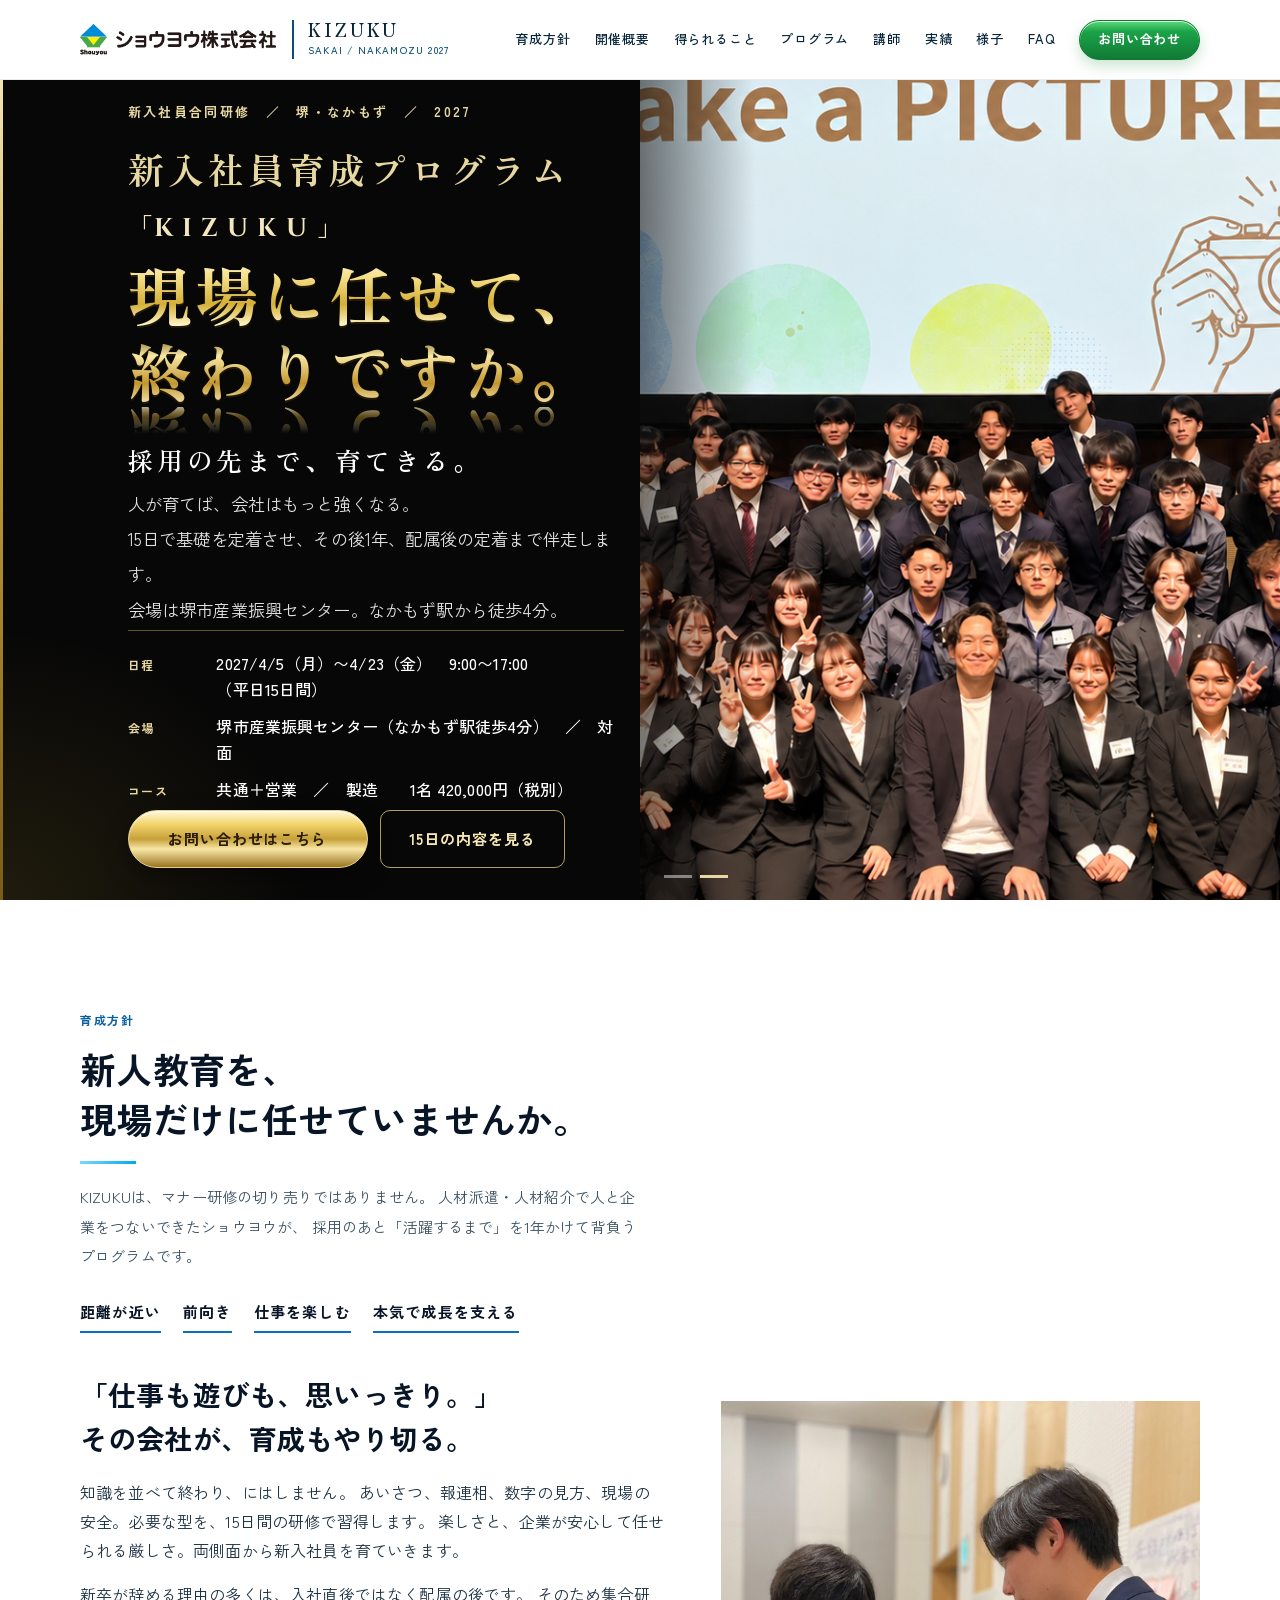
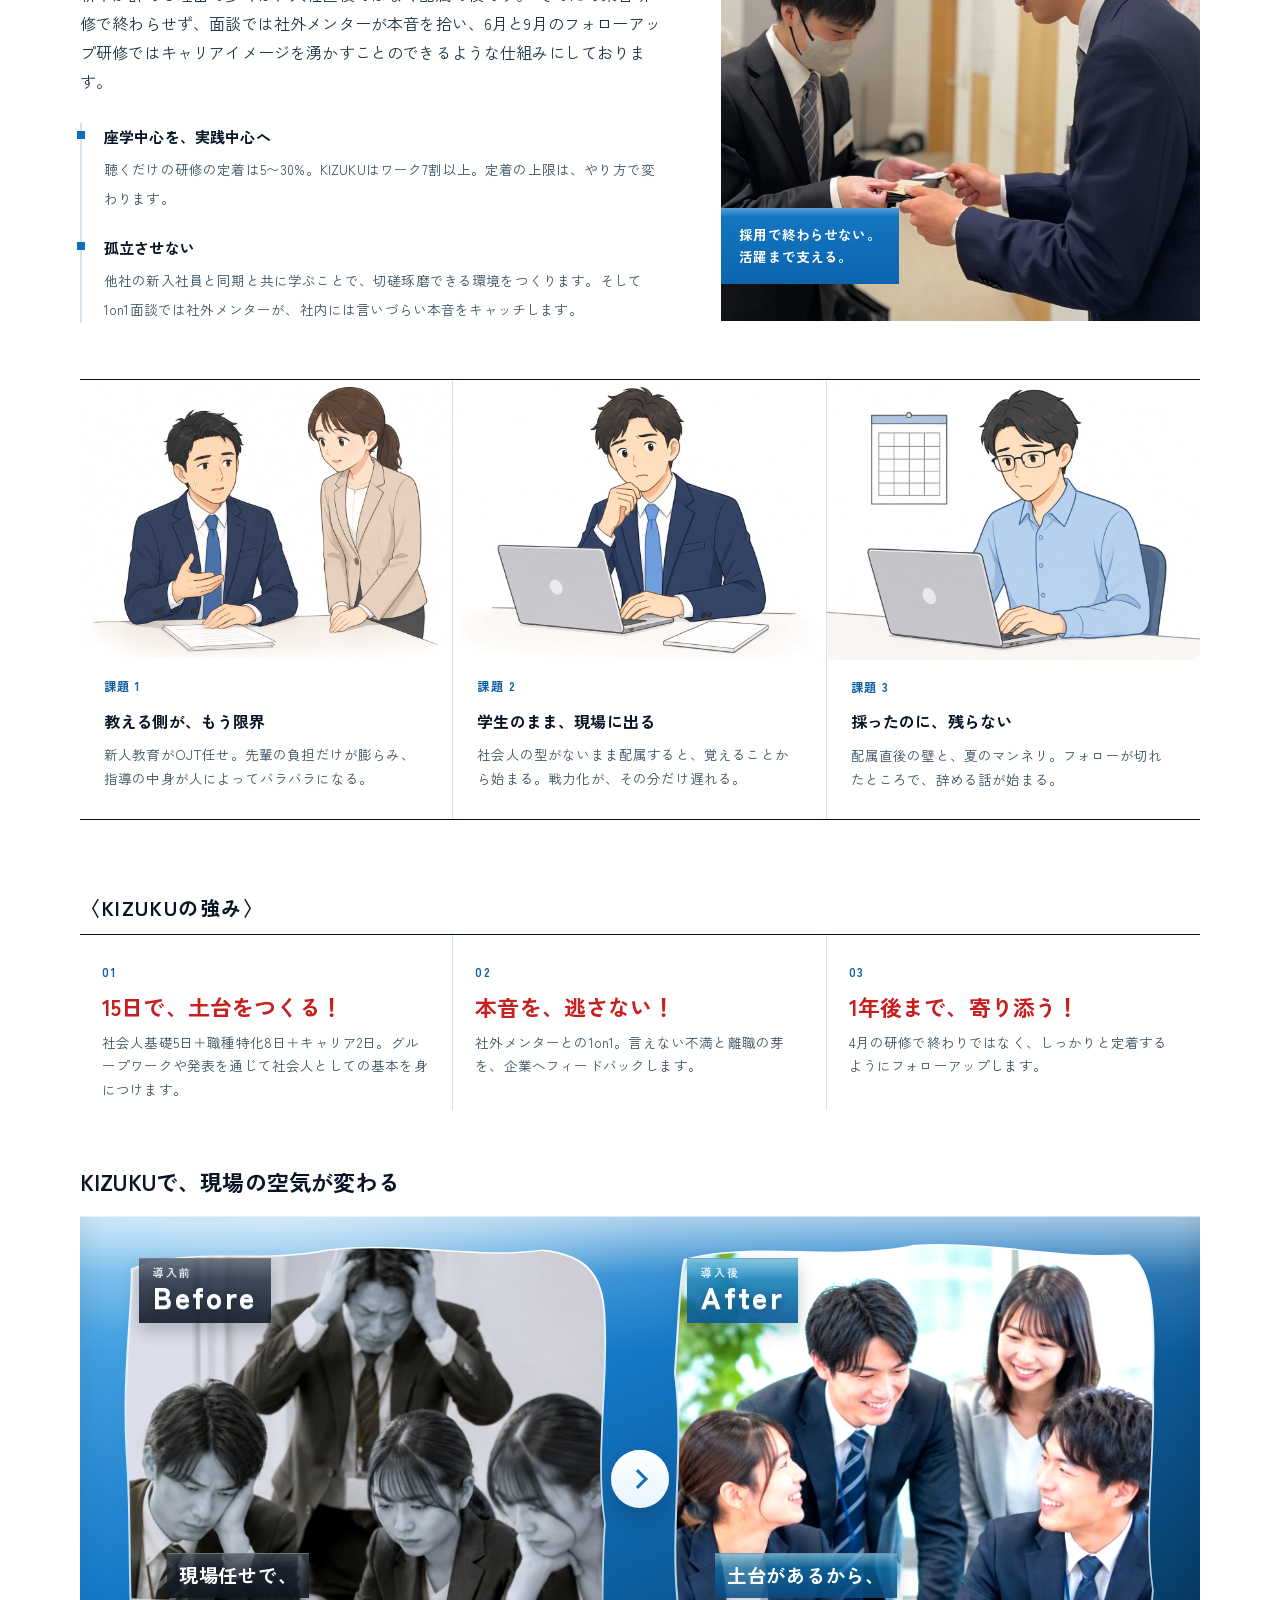
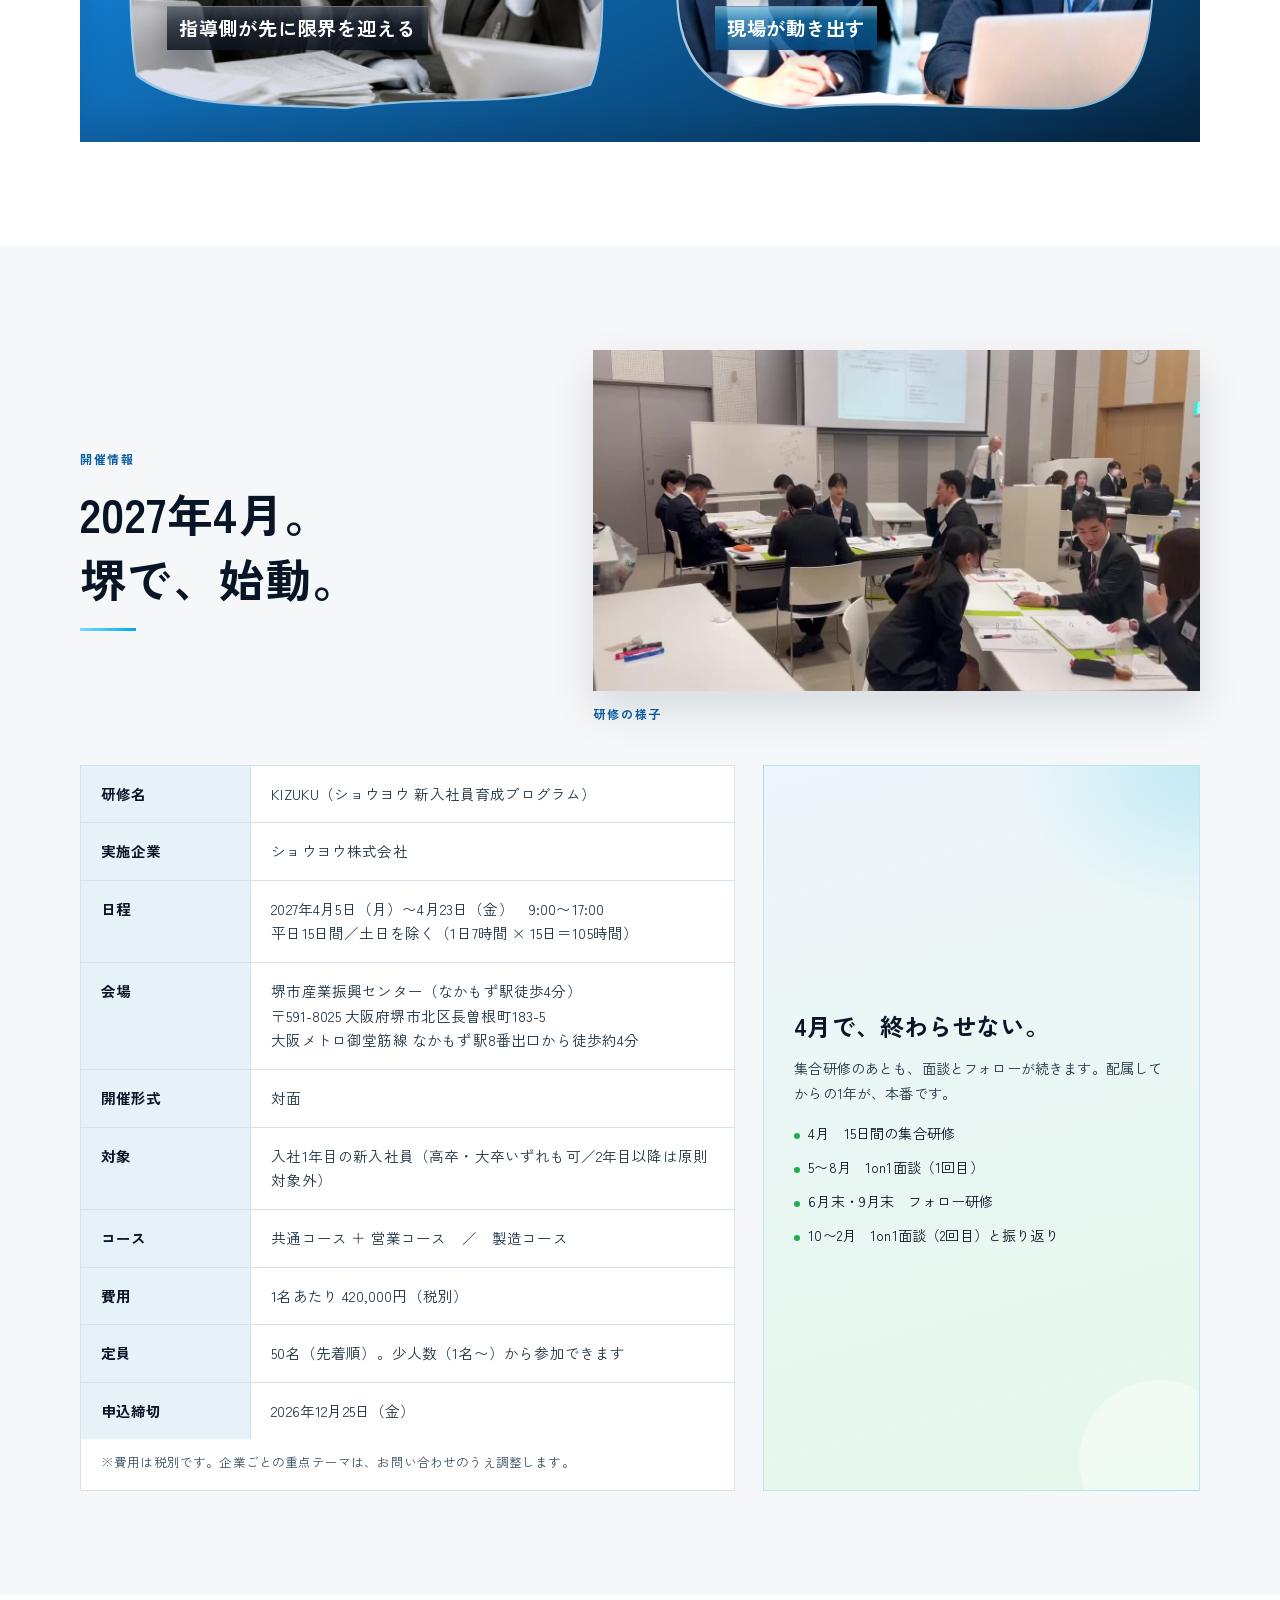
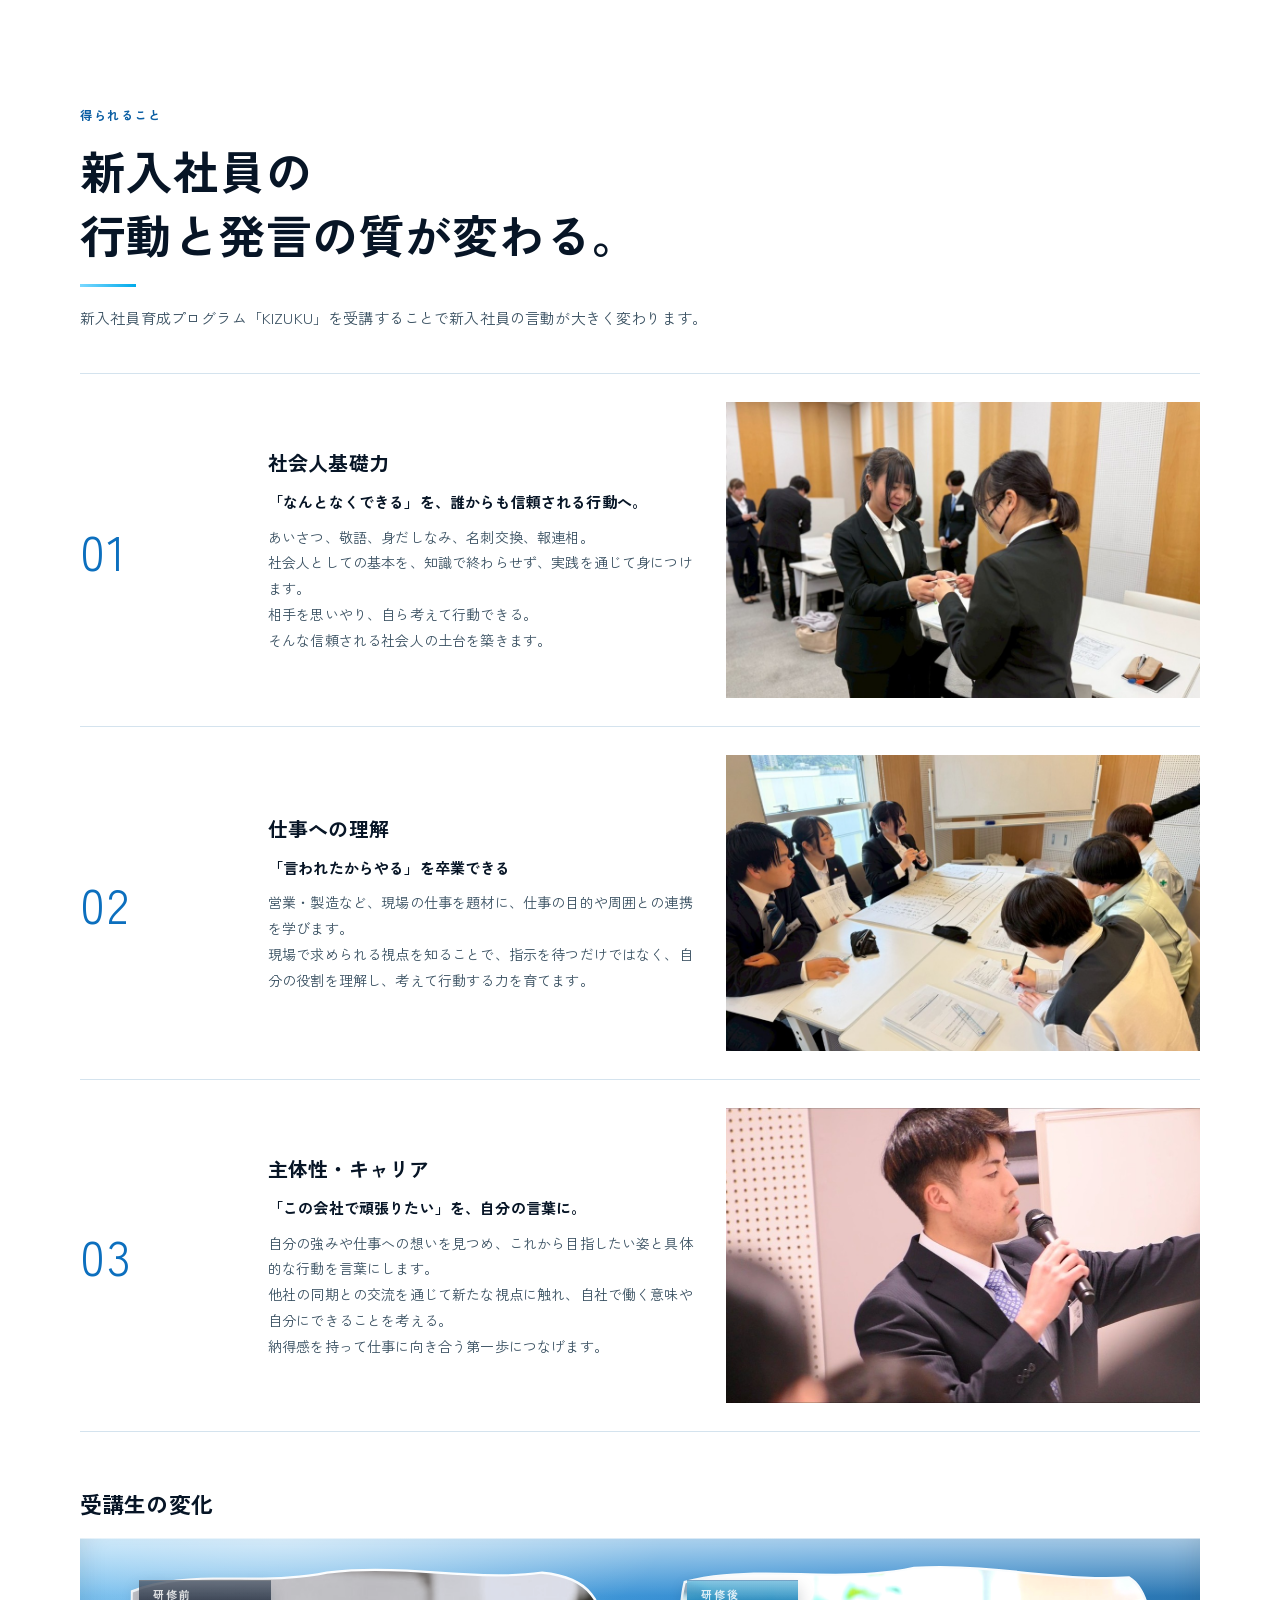
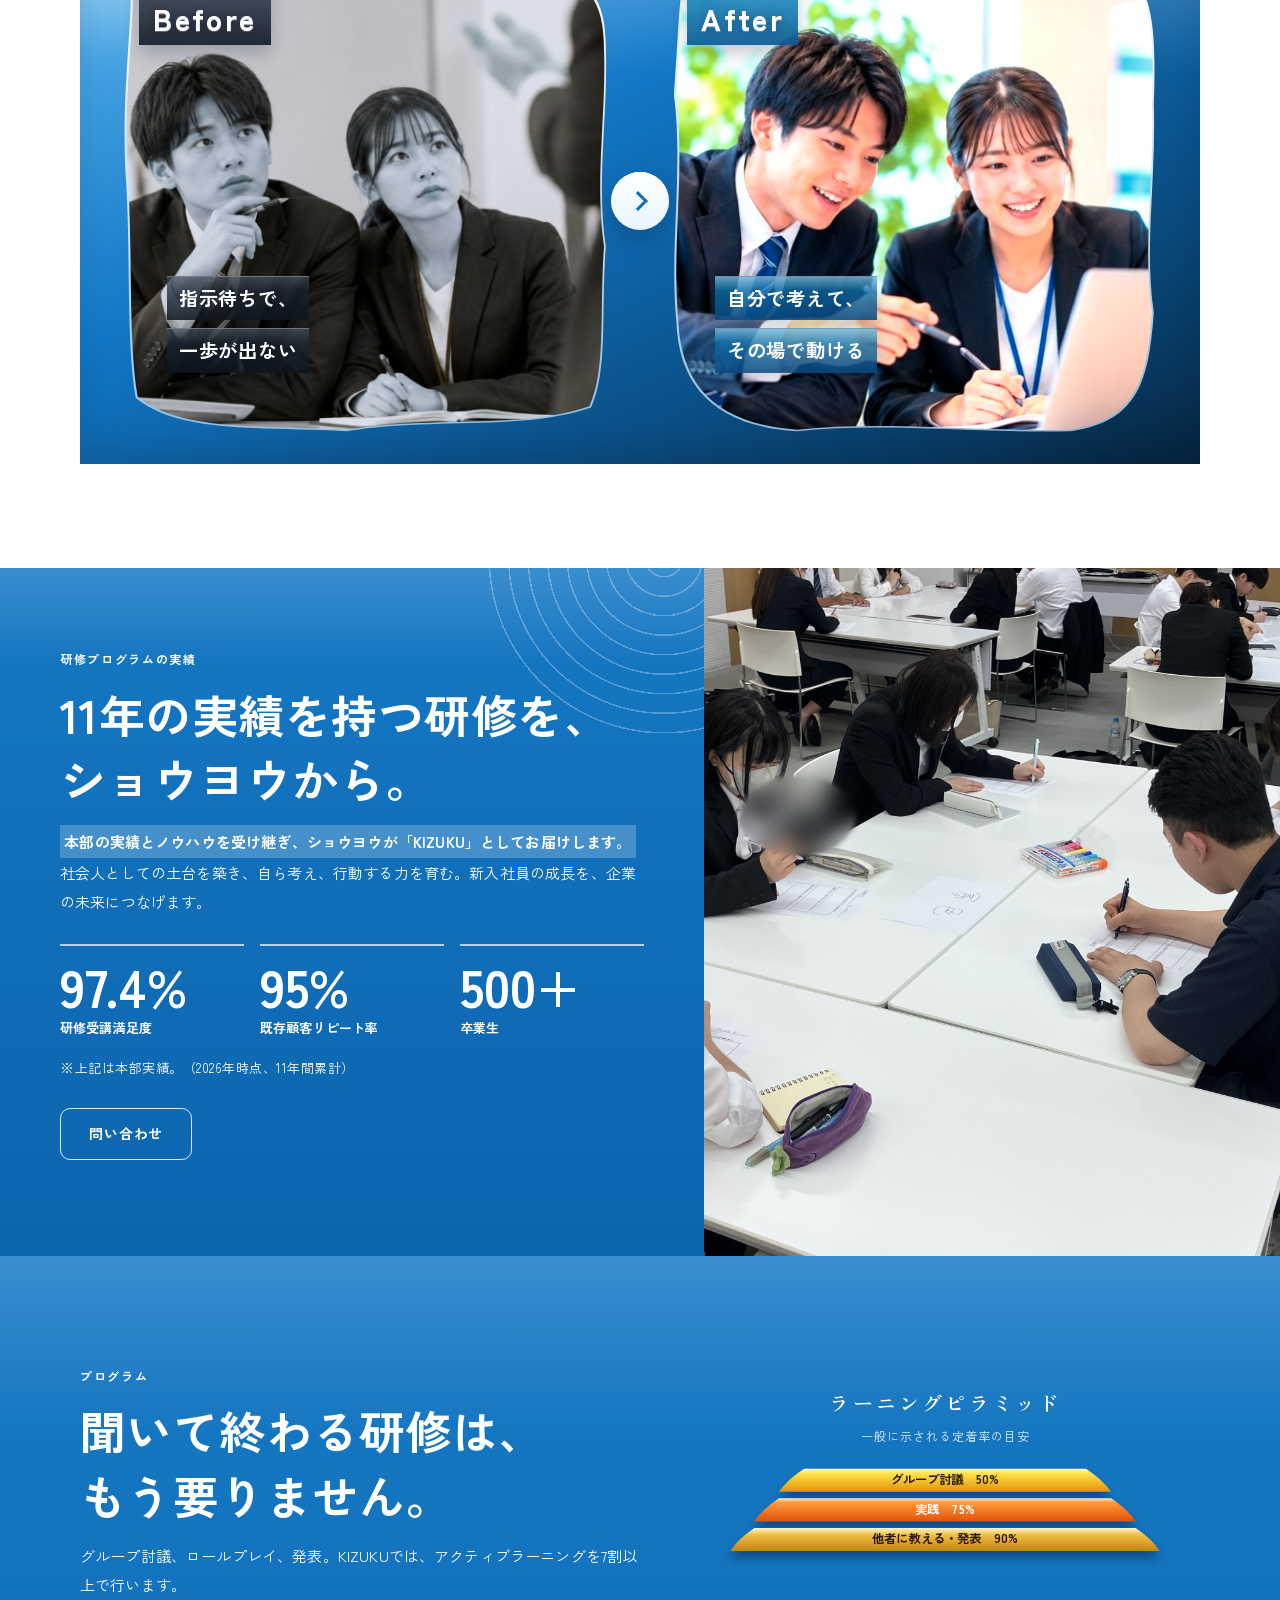
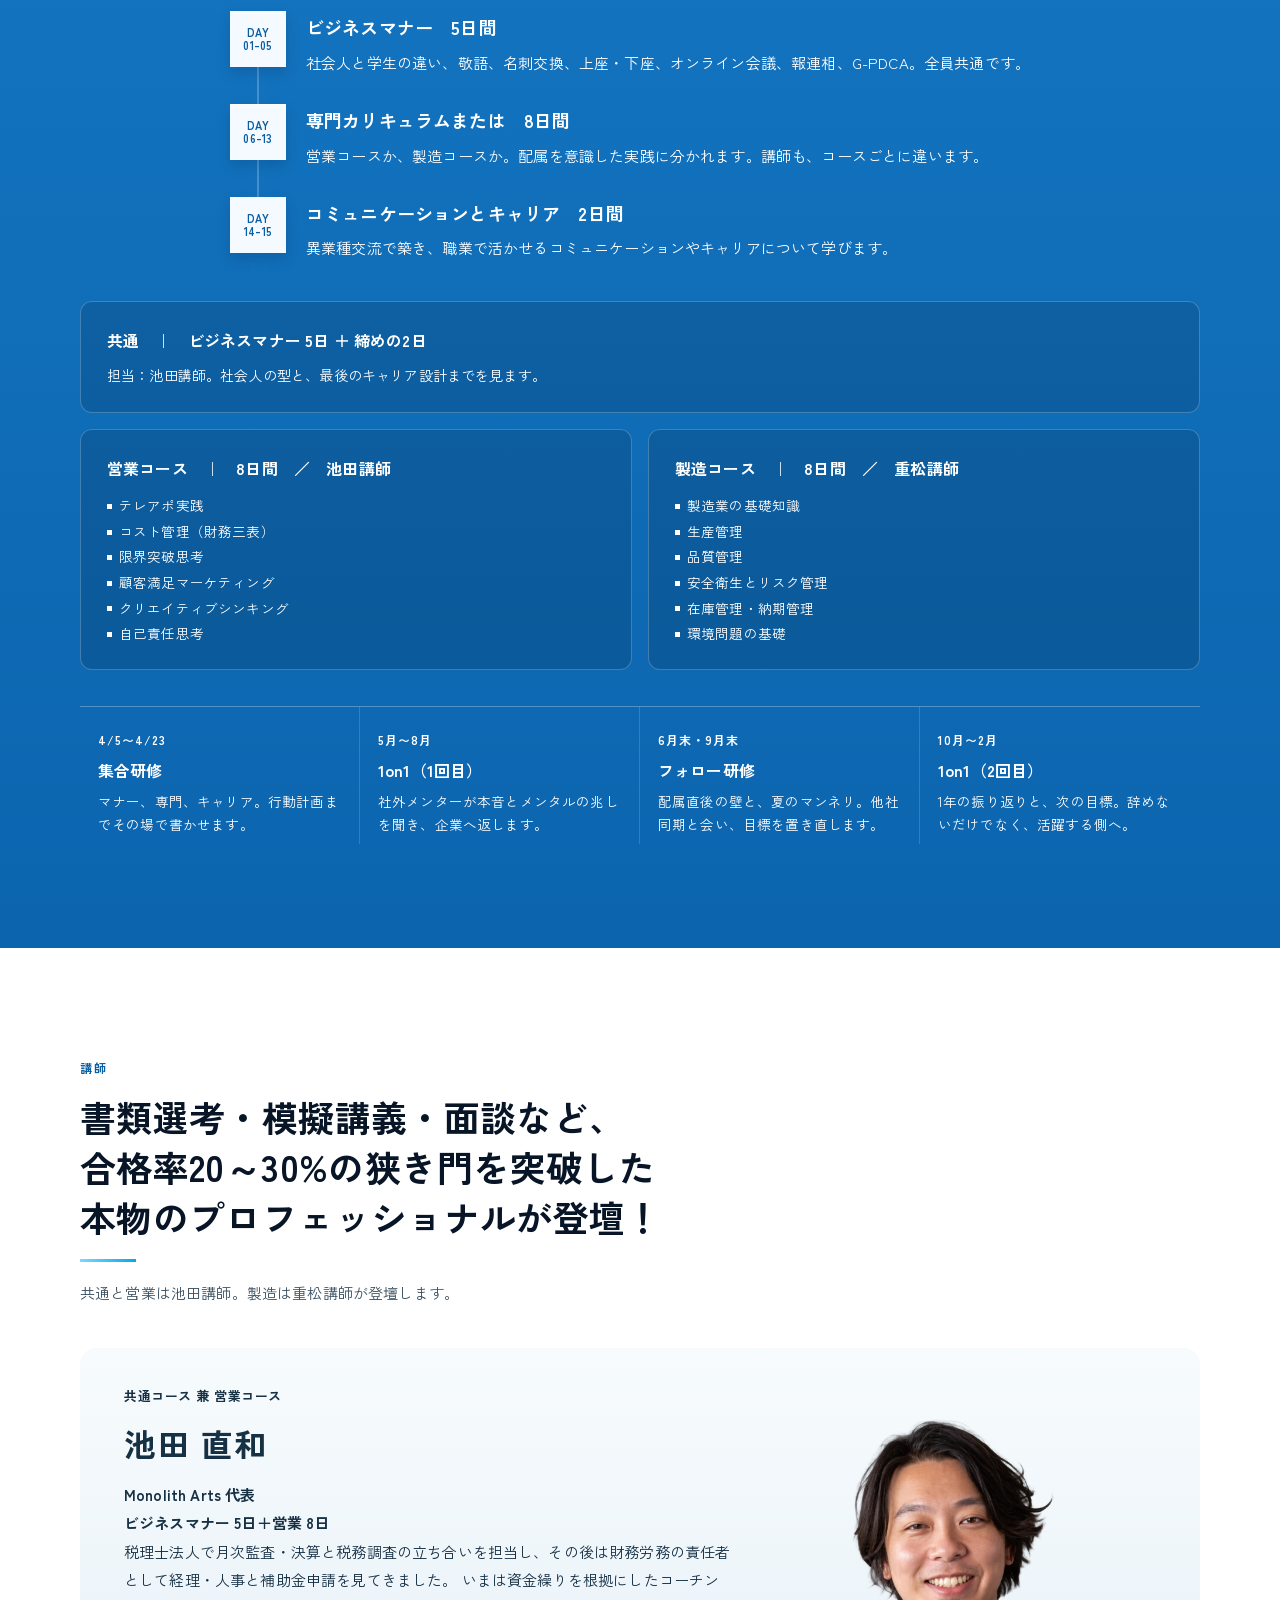
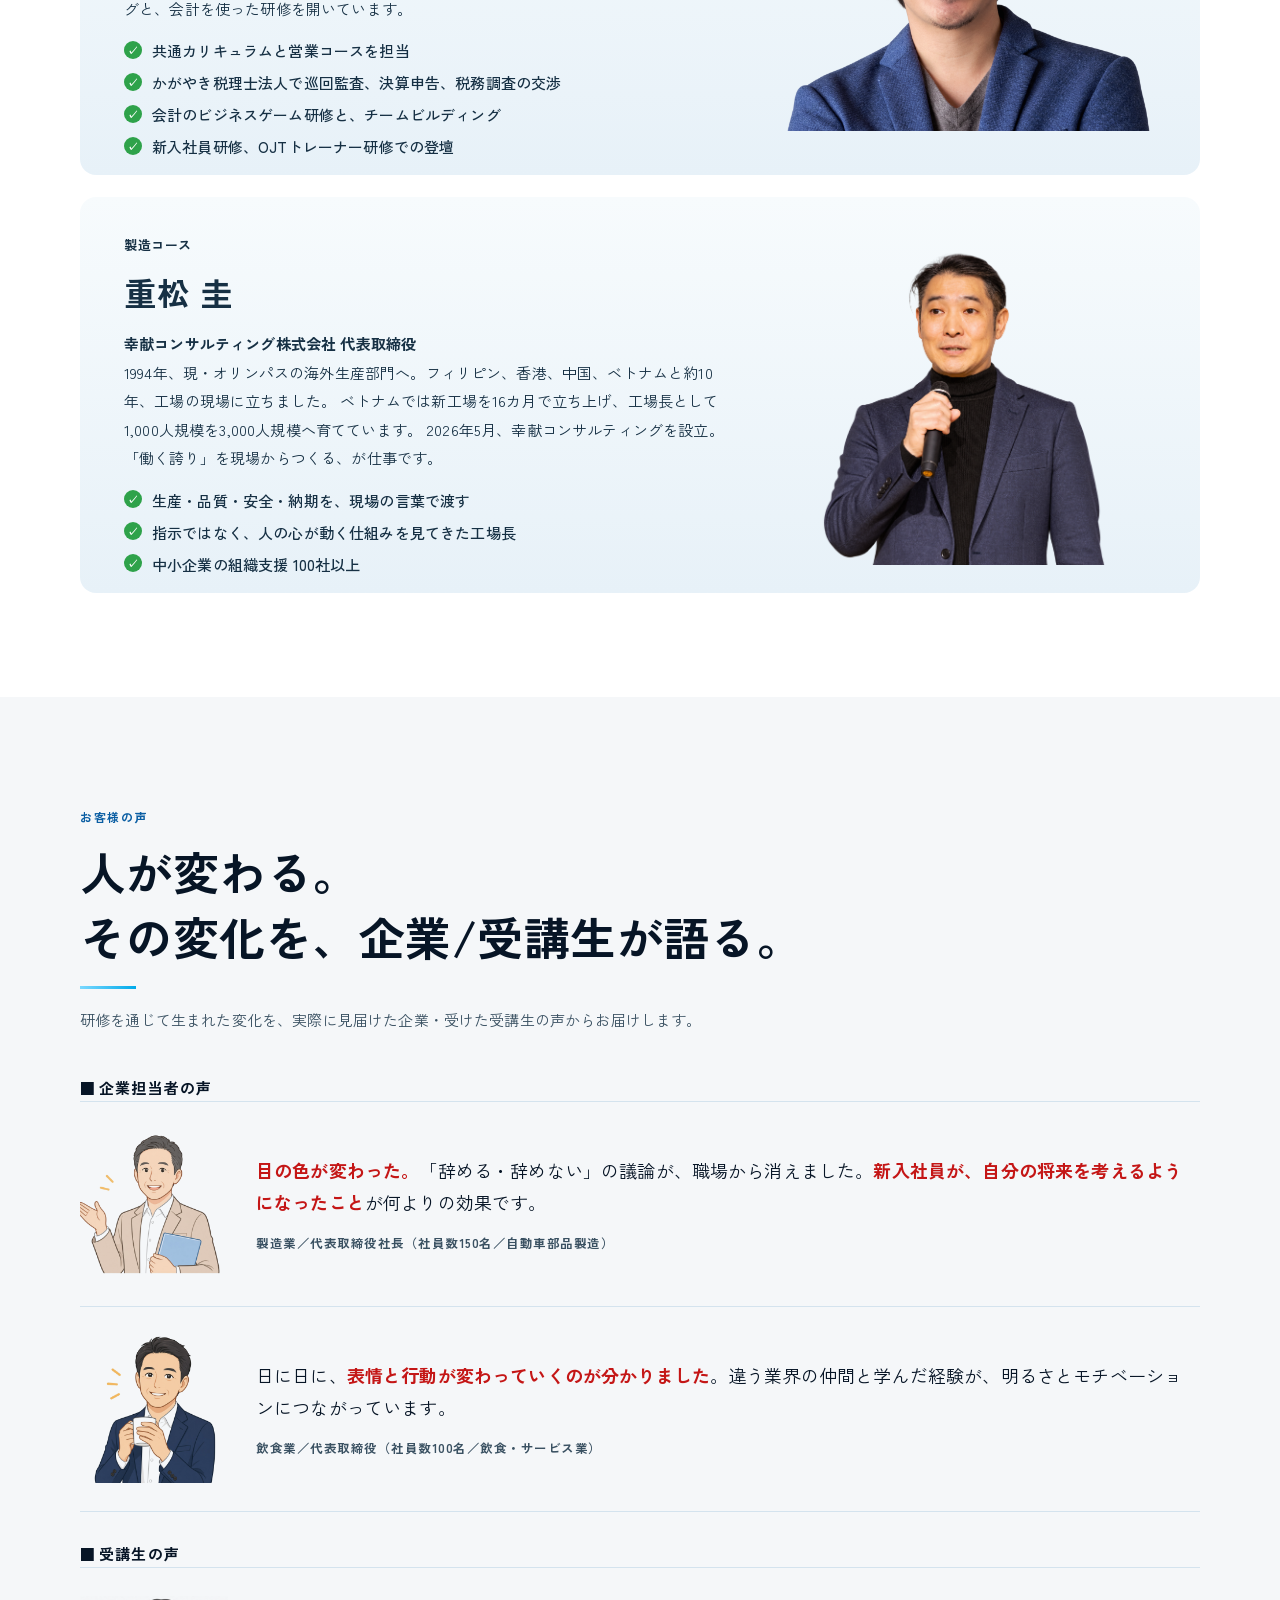
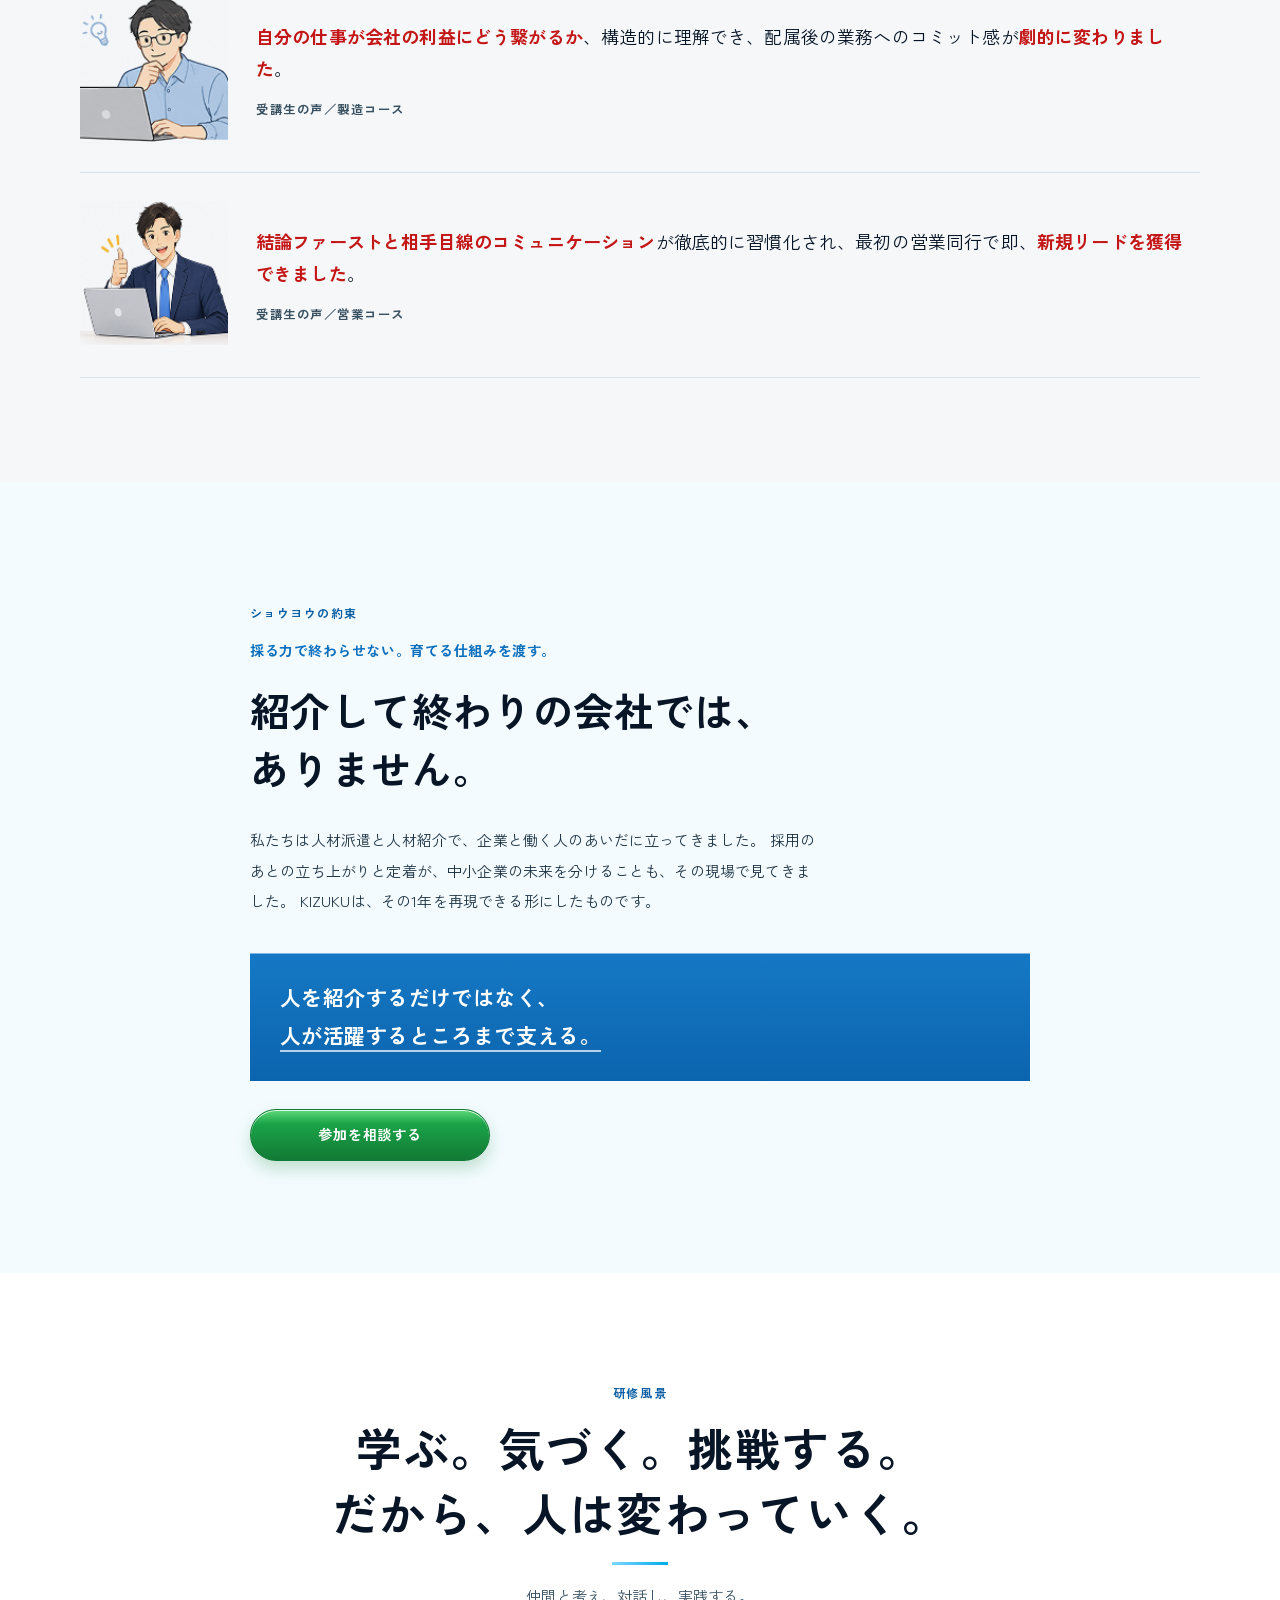
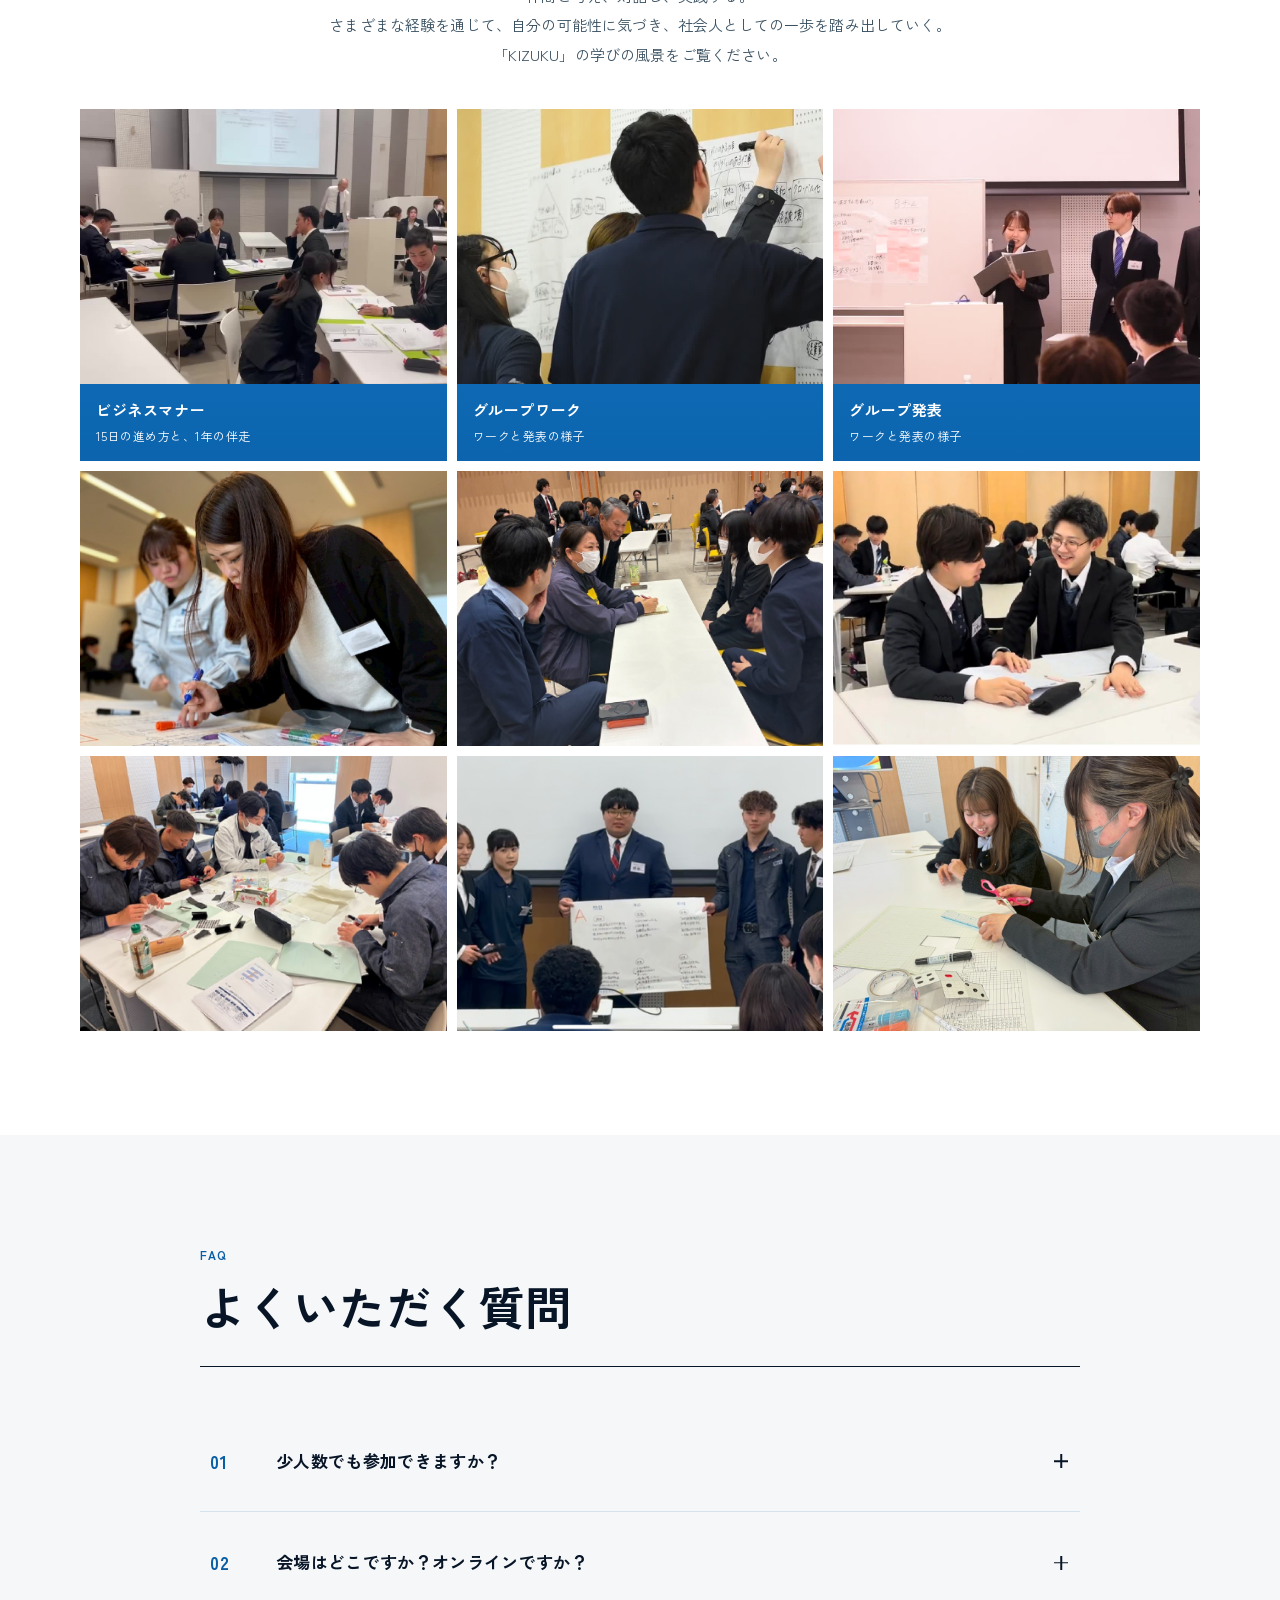
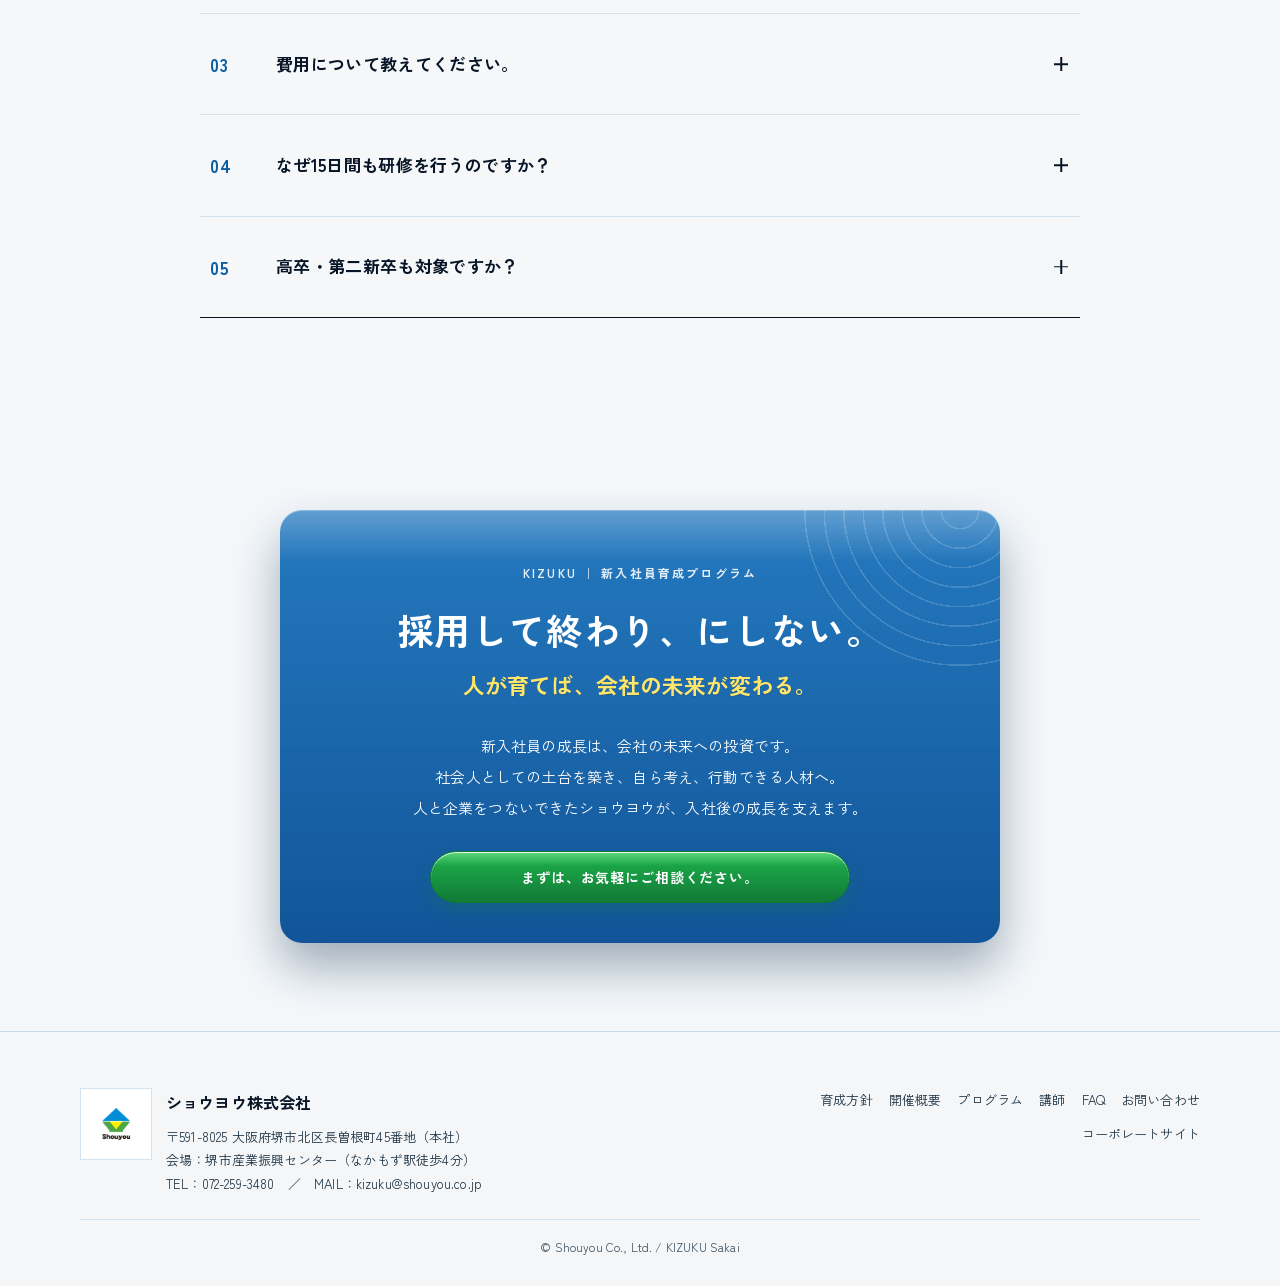
<file: index.html>
<!DOCTYPE html>
<html lang="ja">
<head>
  <meta charset="UTF-8">
  <meta name="viewport" content="width=device-width, initial-scale=1.0">
  <title>KIZUKU｜ショウヨウの新入社員育成プログラム【堺・なかもず】</title>
  <meta name="description" content="採って終わりにしない。15日間の集合研修と1年間の伴走で、新卒を現場で動ける人材にする。ショウヨウの新入社員育成プログラムKIZUKU。2027年4月、堺市産業振興センター（なかもず駅徒歩4分）。">
  <meta property="og:title" content="KIZUKU｜ショウヨウの新入社員育成プログラム">
  <meta property="og:description" content="人が育てば、会社はもっと強くなる。堺・なかもずから始まる、1年間の新入社員育成。">
  <meta property="og:type" content="website">
  <meta property="og:locale" content="ja_JP">
  <link rel="preconnect" href="https://fonts.googleapis.com">
  <link rel="preconnect" href="https://fonts.gstatic.com" crossorigin>
  <link href="https://fonts.googleapis.com/css2?family=Cinzel:wght@600;700&family=IBM+Plex+Sans+JP:wght@400;500;600;700&family=Zen+Kaku+Gothic+New:wght@500;700&family=Zen+Old+Mincho:wght@500;600;700;900&display=swap" rel="stylesheet">
  <link rel="stylesheet" href="css/style.css">
</head>
<body>
  <header class="header" id="header">
    <div class="wrap header__in">
      <a class="logo" href="#top">
        <img src="assets/logo/shouyou-logo.png" width="138" height="44" alt="ショウヨウ株式会社">
        <span class="logo__k">
          <b>KIZUKU</b>
          <span>SAKAI / NAKAMOZU 2027</span>
        </span>
      </a>
      <nav class="nav" aria-label="メインメニュー">
        <a href="#why">育成方針</a>
        <a href="#overview">開催概要</a>
        <a href="#benefits">得られること</a>
        <a href="#program">プログラム</a>
        <a href="#instructor">講師</a>
        <a href="#voices">実績</a>
        <a href="#gallery">様子</a>
        <a href="#faq">FAQ</a>
        <a class="nav__cta" href="contact.html">お問い合わせ</a>
      </nav>
    </div>
  </header>

  <main id="top">
    <section class="hero" aria-label="ファーストビュー">
      <div class="hero__pane fade">
        <p class="hero__mark">新入社員合同研修　／　堺・なかもず　／　2027</p>
        <p class="hero__program">新入社員育成プログラム</p>
        <p class="hero__brand">「<span>KIZUKU</span>」</p>
        <h1 class="hero__catch">
          <span class="hero__gold">現場に任せて、<br>終わりですか。</span>
          <span class="hero__reflect" aria-hidden="true">
            <span class="hero__gold hero__gold--mirror">終わりですか。</span>
          </span>
        </h1>
        <p class="hero__sub">採用の先まで、育てきる。</p>
        <p class="hero__lead">
          人が育てば、会社はもっと強くなる。<br>
          15日で基礎を定着させ、その後1年、配属後の定着まで伴走します。<br>
          会場は堺市産業振興センター。なかもず駅から徒歩4分。
        </p>
        <dl class="hero__facts">
          <div><dt>日程</dt><dd>2027/4/5（月）〜4/23（金）　9:00〜17:00<span class="nowrap">（平日15日間）</span></dd></div>
          <div><dt>会場</dt><dd>堺市産業振興センター（なかもず駅徒歩4分）　／　対面</dd></div>
          <div><dt>コース</dt><dd>共通＋営業　／　製造　　1名 420,000円（税別）</dd></div>
        </dl>
        <div class="hero__acts">
          <a class="btn btn--gold btn--wide" href="contact.html">お問い合わせはこちら</a>
          <a class="btn btn--gold-ghost" href="#program">15日の内容を見る</a>
        </div>
      </div>
      <div class="hero__shot">
        <div class="hero__slides">
          <img class="is-on" src="assets/gallery/hero-room.jpg" alt="研修会場でワークに取り組む新入社員" width="1200" height="900">
          <img src="assets/gallery/hero-group.jpg" alt="研修の集合写真" width="1200" height="900">
        </div>
        <div class="hero__shot-veil" aria-hidden="true"></div>
        <div class="hero__dots" role="tablist" aria-label="写真の切り替え">
          <button class="hero__dot is-on" type="button" aria-label="研修会場"></button>
          <button class="hero__dot" type="button" aria-label="集合写真"></button>
        </div>
      </div>
    </section>

    <section class="sec" id="why">
      <div class="wrap">
        <div class="head fade">
          <p class="kicker">育成方針</p>
          <h2 class="ttl ttl--display">新人教育を、<br><span class="nowrap">現場だけに任せていませんか。</span></h2>
          <hr class="rule">
          <p class="desc" style="margin-top:18px">
            KIZUKUは、マナー研修の切り売りではありません。
            人材派遣・人材紹介で人と企業をつないできたショウヨウが、
            採用のあと「活躍するまで」を1年かけて背負うプログラムです。
          </p>
          <ul class="traits fade" aria-label="ショウヨウらしさ">
            <li>距離が近い</li>
            <li>前向き</li>
            <li>仕事を楽しむ</li>
            <li>本気で成長を支える</li>
          </ul>
        </div>

        <div class="why fade">
          <div class="why__text">
            <h3>「仕事も遊びも、思いっきり。」<br>その会社が、育成もやり切る。</h3>
            <p>
              知識を並べて終わり、にはしません。
              あいさつ、報連相、数字の見方、現場の安全。必要な型を、15日間の研修で習得します。
              楽しさと、企業が安心して任せられる厳しさ。両側面から新入社員を育ていきます。
            </p>
            <p>
              新卒が辞める理由の多くは、入社直後ではなく配属の後です。
              そのため集合研修で終わらせず、面談では社外メンターが本音を拾い、6月と9月のフォローアップ研修ではキャリアイメージを湧かすことのできるような仕組みにしております。
            </p>
            <ul class="rail">
              <li>
                <strong>座学中心を、実践中心へ</strong>
                <span>聴くだけの研修の定着は5〜30%。KIZUKUはワーク7割以上。定着の上限は、やり方で変わります。</span>
              </li>
              <li>
                <strong>孤立させない</strong>
                <span>他社の新入社員と同期と共に学ぶことで、切磋琢磨できる環境をつくります。そして1on1面談では社外メンターが、社内には言いづらい本音をキャッチします。</span>
              </li>
            </ul>
          </div>
          <div class="why__visual">
            <img src="assets/gallery/why-cards.jpg" alt="名刺を交わし合う受講生" width="1024" height="768">
            <p class="why__caption">採用で終わらせない。<br>活躍まで支える。</p>
          </div>
        </div>

        <div class="issues fade">
          <article>
            <figure class="issues__illust">
              <img src="assets/img/issue-1.jpg" alt="指導に追われ限界を迎える先輩社員" width="1024" height="768">
            </figure>
            <em>課題 1</em>
            <h4>教える側が、もう限界</h4>
            <p>新人教育がOJT任せ。先輩の負担だけが膨らみ、指導の中身が人によってバラバラになる。</p>
          </article>
          <article>
            <figure class="issues__illust">
              <img src="assets/img/issue-2.jpg" alt="社会人の型がないまま現場に立つ新卒" width="1024" height="768">
            </figure>
            <em>課題 2</em>
            <h4>学生のまま、現場に出る</h4>
            <p>社会人の型がないまま配属すると、覚えることから始まる。戦力化が、その分だけ遅れる。</p>
          </article>
          <article>
            <figure class="issues__illust">
              <img src="assets/img/issue-3.jpg" alt="フォローが切れ離職が進む空席" width="1024" height="768">
            </figure>
            <em>課題 3</em>
            <h4>採ったのに、残らない</h4>
            <p>配属直後の壁と、夏のマンネリ。フォローが切れたところで、辞める話が始まる。</p>
          </article>
        </div>

        <p class="powers__label fade">〈KIZUKUの強み〉</p>
        <div class="powers fade">
          <article>
            <em>01</em>
            <h3>15日で、土台をつくる！</h3>
            <p>社会人基礎5日＋職種特化8日＋キャリア2日。グループワークや発表を通じて社会人としての基本を身につけます。</p>
          </article>
          <article>
            <em>02</em>
            <h3>本音を、逃さない！</h3>
            <p>社外メンターとの1on1。言えない不満と離職の芽を、企業へフィードバックします。</p>
          </article>
          <article>
            <em>03</em>
            <h3>1年後まで、寄り添う！</h3>
            <p>4月の研修で終わりではなく、しっかりと定着するようにフォローアップします。</p>
          </article>
        </div>

        <div class="vbanner vbanner--compare fade">
          <svg class="vbanner__defs" aria-hidden="true" focusable="false">
            <defs>
              <mask id="vb-brush-a" maskContentUnits="objectBoundingBox">
                <path fill="white" d="M.02.06 C.14.01.28.05.42.02 C.58.0.72.04.86.02 C.96.03.99.08.99.18 C.995.32.97.46.99.6 C.98.74.995.86.96.94 C.82.99.64.96.46.99 C.28.98.12.995.03.92 C.01.8.02.62.01.46 C.0.3.02.16.02.06Z"/>
              </mask>
              <mask id="vb-brush-b" maskContentUnits="objectBoundingBox">
                <path fill="white" d="M.03.04 C.18.0.34.045.5.01 C.66.0.8.04.94.03 C.99.06.995.16.99.3 C.995.46.97.6.99.74 C.98.88.96.97.82.99 C.64.995.44.97.26.99 C.1.98.02.9.015.76 C.0.6.03.44.01.28 C.02.14.02.08.03.04Z"/>
              </mask>
            </defs>
          </svg>
          <div class="vbanner__head">
            <h3>KIZUKUで、現場の空気が変わる</h3>
          </div>
          <div class="vbanner__split">
            <figure class="vbanner__pane vbanner__pane--before">
              <div class="vbanner__frame">
                <span class="vbanner__paint" aria-hidden="true"></span>
                <img src="assets/img/vbanner-before.jpg" alt="現場任せで指導側が限界を迎える様子" width="507" height="682">
                <p class="vbanner__index"><span>導入前</span><b>Before</b></p>
                <figcaption>
                  <span>現場任せで、</span>
                  <span>指導側が先に限界を迎える</span>
                </figcaption>
              </div>
            </figure>
            <div class="vbanner__arrow" aria-hidden="true"><span></span></div>
            <figure class="vbanner__pane vbanner__pane--after">
              <div class="vbanner__frame">
                <span class="vbanner__paint" aria-hidden="true"></span>
                <img src="assets/img/vbanner-after.jpg" alt="土台があり現場が動き出す様子" width="507" height="682">
                <p class="vbanner__index"><span>導入後</span><b>After</b></p>
                <figcaption>
                  <span>土台があるから、</span>
                  <span>現場が動き出す</span>
                </figcaption>
              </div>
            </figure>
          </div>
        </div>
      </div>
    </section>

    <section class="sec sec--smoke" id="overview">
      <div class="wrap">
        <div class="overview-lead fade">
          <div class="head">
            <p class="kicker">開催情報</p>
            <h2 class="ttl ttl--display">2027年4月。<br>堺で、始動。</h2>
            <hr class="rule">
          </div>
          <figure class="overview-film">
            <div class="overview-film__frame">
              <img class="overview-film__still" src="assets/video/training-scene.jpg" alt="机を囲んで学ぶ受講生" width="1280" height="720">
              <video class="overview-film__video" autoplay muted loop playsinline preload="auto" poster="assets/video/training-scene.jpg">
                <source src="assets/video/training-scene.mp4" type="video/mp4">
              </video>
            </div>
            <figcaption>研修の様子</figcaption>
          </figure>
        </div>
        <div class="overview fade">
          <div class="sheet">
            <table>
              <tbody>
                <tr><th scope="row">研修名</th><td>KIZUKU（ショウヨウ 新入社員育成プログラム）</td></tr>
                <tr><th scope="row">実施企業</th><td>ショウヨウ株式会社</td></tr>
                <tr><th scope="row">日程</th><td>2027年4月5日（月）〜4月23日（金）　9:00〜17:00<br>平日15日間／土日を除く（1日7時間 × 15日＝105時間）</td></tr>
                <tr><th scope="row">会場</th><td>堺市産業振興センター（なかもず駅徒歩4分）<br>〒591-8025 大阪府堺市北区長曽根町183-5<br>大阪メトロ御堂筋線 なかもず駅8番出口から徒歩約4分</td></tr>
                <tr><th scope="row">開催形式</th><td>対面</td></tr>
                <tr><th scope="row">対象</th><td>入社1年目の新入社員（高卒・大卒いずれも可／2年目以降は原則対象外）</td></tr>
                <tr><th scope="row">コース</th><td>共通コース ＋ 営業コース　／　製造コース</td></tr>
                <tr><th scope="row">費用</th><td>1名あたり 420,000円（税別）</td></tr>
                <tr><th scope="row">定員</th><td>50名（先着順）。少人数（1名〜）から参加できます</td></tr>
                <tr><th scope="row">申込締切</th><td>2026年12月25日（金）</td></tr>
              </tbody>
            </table>
            <p class="note">※費用は税別です。企業ごとの重点テーマは、お問い合わせのうえ調整します。</p>
          </div>
          <aside class="side">
            <h3>4月で、終わらせない。</h3>
            <p>集合研修のあとも、面談とフォローが続きます。配属してからの1年が、本番です。</p>
            <ul>
              <li>4月　15日間の集合研修</li>
              <li>5〜8月　1on1面談（1回目）</li>
              <li>6月末・9月末　フォロー研修</li>
              <li>10〜2月　1on1面談（2回目）と振り返り</li>
            </ul>
          </aside>
        </div>
      </div>
    </section>

    <section class="sec" id="benefits">
      <div class="wrap">
        <div class="head fade">
          <p class="kicker">得られること</p>
          <h2 class="ttl ttl--display">新入社員の<br>行動と発言の質が変わる。</h2>
          <hr class="rule">
          <p class="desc" style="margin-top:16px">新入社員育成プログラム「KIZUKU」を受講することで新入社員の言動が大きく変わります。</p>
        </div>

        <article class="benefit fade">
          <div class="benefit__no">01</div>
          <div class="benefit__copy">
            <h3>社会人基礎力</h3>
            <p class="benefit__lead">「なんとなくできる」を、誰からも信頼される行動へ。</p>
            <p>あいさつ、敬語、身だしなみ、名刺交換、報連相。<br>社会人としての基本を、知識で終わらせず、実践を通じて身につけます。<br>相手を思いやり、自ら考えて行動できる。<br>そんな信頼される社会人の土台を築きます。</p>
          </div>
          <div class="benefit__pic">
            <img src="assets/gallery/benefit-01.jpg" alt="名刺を交わし合う受講生" width="1024" height="768">
          </div>
        </article>
        <article class="benefit fade">
          <div class="benefit__no">02</div>
          <div class="benefit__copy">
            <h3>仕事への理解</h3>
            <p class="benefit__lead">「言われたからやる」を卒業できる</p>
            <p>営業・製造など、現場の仕事を題材に、仕事の目的や周囲との連携を学びます。<br>現場で求められる視点を知ることで、指示を待つだけではなく、自分の役割を理解し、考えて行動する力を育てます。</p>
          </div>
          <div class="benefit__pic">
            <img src="assets/gallery/benefit-02.jpg" alt="スーツと作業着で同じ机に向かう受講生" width="1024" height="768">
          </div>
        </article>
        <article class="benefit fade">
          <div class="benefit__no">03</div>
          <div class="benefit__copy">
            <h3>主体性・キャリア</h3>
            <p class="benefit__lead">「この会社で頑張りたい」を、自分の言葉に。</p>
            <p>自分の強みや仕事への想いを見つめ、これから目指したい姿と具体的な行動を言葉にします。<br>他社の同期との交流を通じて新たな視点に触れ、自社で働く意味や自分にできることを考える。<br>納得感を持って仕事に向き合う第一歩につなげます。</p>
          </div>
          <div class="benefit__pic">
            <img src="assets/gallery/benefit-03.jpg" alt="マイクを持って発表する受講生" width="1024" height="576">
          </div>
        </article>

        <div class="vbanner vbanner--compare vbanner--trainee fade">
          <div class="vbanner__head">
            <h3>受講生の変化</h3>
          </div>
          <div class="vbanner__split">
            <figure class="vbanner__pane vbanner__pane--before">
              <div class="vbanner__frame">
                <span class="vbanner__paint" aria-hidden="true"></span>
                <img src="assets/img/trainee-before.jpg" alt="指示を待つ新入社員のイメージ" width="508" height="682">
                <p class="vbanner__index"><span>研修前</span><b>Before</b></p>
                <figcaption>
                  <span>指示待ちで、</span>
                  <span>一歩が出ない</span>
                </figcaption>
              </div>
            </figure>
            <div class="vbanner__arrow" aria-hidden="true"><span></span></div>
            <figure class="vbanner__pane vbanner__pane--after">
              <div class="vbanner__frame">
                <span class="vbanner__paint" aria-hidden="true"></span>
                <img src="assets/img/trainee-after.jpg" alt="自分で考えて動ける受講生" width="507" height="682">
                <p class="vbanner__index"><span>研修後</span><b>After</b></p>
                <figcaption>
                  <span>自分で考えて、</span>
                  <span>その場で動ける</span>
                </figcaption>
              </div>
            </figure>
          </div>
        </div>
      </div>
    </section>

    <section class="trust" aria-label="研修プログラムの実績">
      <div class="trust__copy fade">
        <p class="kicker">研修プログラムの実績</p>
        <h2 class="ttl ttl--display">11年の実績を持つ研修を、<br>ショウヨウから。</h2>
        <p class="desc">
          <strong>本部の実績とノウハウを受け継ぎ、ショウヨウが「KIZUKU」としてお届けします。</strong><br>
          社会人としての土台を築き、自ら考え、行動する力を育む。新入社員の成長を、企業の未来につなげます。
        </p>
        <ul class="metrics">
          <li><strong>97.4%</strong><span>研修受講満足度</span></li>
          <li><strong>95%</strong><span>既存顧客リピート率</span></li>
          <li><strong>500+</strong><span>卒業生</span></li>
        </ul>
        <p class="metrics-note">※上記は本部実績。（2026年時点、11年間累計）</p>
        <p style="margin-top:28px">
          <a class="btn btn--line" href="contact.html">問い合わせ</a>
        </p>
      </div>
      <div class="trust__pic">
        <img src="assets/img/trust-room.jpg" alt="ワークに取り組む受講生" width="1024" height="576">
      </div>
    </section>

    <section class="sec sec--char" id="program">
      <div class="wrap">
        <div class="program-top">
          <div class="head fade">
            <p class="kicker">プログラム</p>
            <h2 class="ttl ttl--display">聞いて終わる研修は、<br>もう要りません。</h2>
            <p class="desc">グループ討議、ロールプレイ、発表。KIZUKUでは、アクティブラーニングを7割以上で行います。</p>
          </div>
          <figure class="pyramid fade">
            <figcaption>
              <b>ラーニングピラミッド</b>
              <span>一般に示される定着率の目安</span>
            </figcaption>
            <svg viewBox="0 0 480 118" role="img" aria-label="ラーニングピラミッドの実践側。グループ討議50%、実践75%、他者に教える・発表90%">
              <defs>
                <linearGradient id="pg5" x1="0" y1="0" x2="0" y2="1">
                  <stop offset="0%" stop-color="#fff8d2"/><stop offset="22%" stop-color="#ffe14a"/><stop offset="100%" stop-color="#e09408"/>
                </linearGradient>
                <linearGradient id="pg6" x1="0" y1="0" x2="0" y2="1">
                  <stop offset="0%" stop-color="#ffe6c4"/><stop offset="18%" stop-color="#ff9a3c"/><stop offset="100%" stop-color="#e25208"/>
                </linearGradient>
                <linearGradient id="pg7" x1="0" y1="0" x2="0" y2="1">
                  <stop offset="0%" stop-color="#fff6d0"/><stop offset="28%" stop-color="#f0c14a"/><stop offset="100%" stop-color="#c48408"/>
                </linearGradient>
                <filter id="pyr-lift" x="-8%" y="-8%" width="116%" height="128%">
                  <feDropShadow dx="0" dy="7" stdDeviation="5" flood-color="#021018" flood-opacity=".38"/>
                </filter>
              </defs>
              <g filter="url(#pyr-lift)">
                <path fill="url(#pg5)" d="M93 8 Q74.8 20 66.7 32 L413.3 32 Q405.2 20 387 8 Z"/>
                <path fill="url(#pg6)" d="M66.7 39 Q48.9 51 41.1 63 L438.9 63 Q431.1 51 413.3 39 Z"/>
                <path fill="url(#pg7)" d="M41.1 70 Q23.5 82 16 94 L464 94 Q456.5 82 438.9 70 Z"/>
              </g>
              <g class="pyramid__label" fill="#fff" text-anchor="middle" font-size="13" font-weight="700">
                <text x="240" y="24" fill="#2a1c06">グループ討議　50%</text>
                <text x="240" y="55">実践　75%</text>
                <text x="240" y="86" fill="#2a1604">他者に教える・発表　90%</text>
              </g>
            </svg>
          </figure>
        </div>
        <div class="timeline fade">
          <article class="step">
            <div class="step__mark">DAY<br>01–05</div>
            <div>
              <h3>ビジネスマナー　5日間</h3>
              <p>社会人と学生の違い、敬語、名刺交換、上座・下座、オンライン会議、報連相、G-PDCA。全員共通です。</p>
            </div>
          </article>
          <article class="step">
            <div class="step__mark">DAY<br>06–13</div>
            <div>
              <h3>専門カリキュラムまたは　8日間</h3>
              <p>営業コースか、製造コースか。配属を意識した実践に分かれます。講師も、コースごとに違います。</p>
            </div>
          </article>
          <article class="step">
            <div class="step__mark">DAY<br>14–15</div>
            <div>
              <h3>コミュニケーションとキャリア　2日間</h3>
              <p>異業種交流で築き、職業で活かせるコミュニケーションやキャリアについて学びます。</p>
            </div>
          </article>
        </div>
        <div class="courses fade">
          <div class="course course--lead">
            <h4>共通　｜　ビジネスマナー 5日 ＋ 締めの2日</h4>
            <p>担当：池田講師。社会人の型と、最後のキャリア設計までを見ます。</p>
          </div>
          <div class="course">
            <h4>営業コース　｜　8日間　／　池田講師</h4>
            <ul>
              <li>テレアポ実践</li>
              <li>コスト管理（財務三表）</li>
              <li>限界突破思考</li>
              <li>顧客満足マーケティング</li>
              <li>クリエイティブシンキング</li>
              <li>自己責任思考</li>
            </ul>
          </div>
          <div class="course">
            <h4>製造コース　｜　8日間　／　重松講師</h4>
            <ul>
              <li>製造業の基礎知識</li>
              <li>生産管理</li>
              <li>品質管理</li>
              <li>安全衛生とリスク管理</li>
              <li>在庫管理・納期管理</li>
              <li>環境問題の基礎</li>
            </ul>
          </div>
        </div>

        <div class="flow fade">
          <article>
            <em>4/5〜4/23</em>
            <h3>集合研修</h3>
            <p>マナー、専門、キャリア。行動計画までその場で書かせます。</p>
          </article>
          <article>
            <em>5月〜8月</em>
            <h3>1on1（1回目）</h3>
            <p>社外メンターが本音とメンタルの兆しを聞き、企業へ返します。</p>
          </article>
          <article>
            <em>6月末・9月末</em>
            <h3>フォロー研修</h3>
            <p>配属直後の壁と、夏のマンネリ。他社同期と会い、目標を置き直します。</p>
          </article>
          <article>
            <em>10月〜2月</em>
            <h3>1on1（2回目）</h3>
            <p>1年の振り返りと、次の目標。辞めないだけでなく、活躍する側へ。</p>
          </article>
        </div>
      </div>
    </section>

    <section class="sec" id="instructor">
      <div class="wrap">
        <div class="head fade">
          <p class="kicker">講師</p>
          <h2 class="ttl ttl--display">書類選考・模擬講義・面談など、<br>合格率20～30%の狭き門を突破した<br>本物のプロフェッショナルが登壇！</h2>
          <hr class="rule">
          <p class="desc" style="margin-top:16px">共通と営業は池田講師。製造は重松講師が登壇します。</p>
        </div>
        <div class="profiles">
          <article class="profile fade">
            <div>
              <em>共通コース 兼 営業コース</em>
              <h3>池田 直和</h3>
              <p class="profile__role">Monolith Arts 代表<br>ビジネスマナー 5日＋営業 8日</p>
              <p>
                税理士法人で月次監査・決算と税務調査の立ち合いを担当し、その後は財務労務の責任者として経理・人事と補助金申請を見てきました。
                いまは資金繰りを根拠にしたコーチングと、会計を使った研修を開いています。
              </p>
              <ul>
                <li>共通カリキュラムと営業コースを担当</li>
                <li>かがやき税理士法人で巡回監査、決算申告、税務調査の交渉</li>
                <li>会計のビジネスゲーム研修と、チームビルディング</li>
                <li>新入社員研修、OJTトレーナー研修での登壇</li>
              </ul>
            </div>
            <figure class="profile__photo">
              <img src="assets/img/instructor-ikeda.jpg" alt="池田直和" width="494" height="376">
            </figure>
          </article>
          <article class="profile fade">
            <div>
              <em>製造コース</em>
              <h3>重松 圭</h3>
              <p class="profile__role">幸献コンサルティング株式会社 代表取締役</p>
              <p>
                1994年、現・オリンパスの海外生産部門へ。フィリピン、香港、中国、ベトナムと約10年、工場の現場に立ちました。
                ベトナムでは新工場を16カ月で立ち上げ、工場長として1,000人規模を3,000人規模へ育てています。
                2026年5月、幸献コンサルティングを設立。「働く誇り」を現場からつくる、が仕事です。
              </p>
              <ul>
                <li>生産・品質・安全・納期を、現場の言葉で渡す</li>
                <li>指示ではなく、人の心が動く仕組みを見てきた工場長</li>
                <li>中小企業の組織支援 100社以上</li>
              </ul>
            </div>
            <figure class="profile__photo">
              <img src="assets/img/portrait-shigematsu.jpg" alt="重松圭のポートレート" width="800" height="800">
            </figure>
          </article>
        </div>
      </div>
    </section>

    <section class="sec sec--smoke" id="voices">
      <div class="wrap">
        <div class="head fade">
          <p class="kicker">お客様の声</p>
          <h2 class="ttl ttl--display">人が変わる。<br>その変化を、企業/受講生が語る。</h2>
          <hr class="rule">
          <p class="desc" style="margin-top:16px">研修を通じて生まれた変化を、実際に見届けた企業・受けた受講生の声からお届けします。</p>
        </div>
        <div class="voices">
          <p class="voices__label">企業担当者の声</p>
          <article class="voice fade">
            <div class="voice__img">
              <img src="assets/img/voice-illust-01.png" alt="製造業の代表取締役社長のイラスト" width="512" height="512">
            </div>
            <div>
              <blockquote><em class="voice__em">目の色が変わった。</em>「辞める・辞めない」の議論が、職場から消えました。<em class="voice__em">新入社員が、自分の将来を考えるようになったこと</em>が何よりの効果です。</blockquote>
              <footer>製造業／代表取締役社長（社員数150名／自動車部品製造）</footer>
            </div>
          </article>
          <article class="voice fade">
            <div class="voice__img">
              <img src="assets/img/voice-illust-02.png" alt="飲食業の代表取締役のイラスト" width="512" height="512">
            </div>
            <div>
              <blockquote>日に日に、<em class="voice__em">表情と行動が変わっていくのが分かりました</em>。違う業界の仲間と学んだ経験が、明るさとモチベーションにつながっています。</blockquote>
              <footer>飲食業／代表取締役（社員数100名／飲食・サービス業）</footer>
            </div>
          </article>
          <p class="voices__label">受講生の声</p>
          <article class="voice fade">
            <div class="voice__img">
              <img src="assets/img/voice-illust-04.png" alt="考えている受講生のイラスト" width="512" height="512">
            </div>
            <div>
              <blockquote><em class="voice__em">自分の仕事が会社の利益にどう繋がるか</em>、構造的に理解でき、配属後の業務へのコミット感が<em class="voice__em">劇的に変わりました</em>。</blockquote>
              <footer>受講生の声／製造コース</footer>
            </div>
          </article>
          <article class="voice fade">
            <div class="voice__img">
              <img src="assets/img/voice-illust-03.png" alt="パソコンに向かう受講生のイラスト" width="512" height="512">
            </div>
            <div>
              <blockquote><em class="voice__em">結論ファーストと相手目線のコミュニケーション</em>が徹底的に習慣化され、最初の営業同行で即、<em class="voice__em">新規リードを獲得できました</em>。</blockquote>
              <footer>受講生の声／営業コース</footer>
            </div>
          </article>
        </div>
      </div>
    </section>

    <section class="sec sec--say" aria-label="ショウヨウの約束">
      <div class="wrap">
        <div class="say fade">
          <p class="say__label">ショウヨウの約束</p>
          <p class="say__eyebrow">採る力で終わらせない。育てる仕組みを渡す。</p>
          <h2 class="say__ttl">紹介して終わりの会社では、<br>ありません。</h2>
          <p class="say__body">
            私たちは人材派遣と人材紹介で、企業と働く人のあいだに立ってきました。
            採用のあとの立ち上がりと定着が、中小企業の未来を分けることも、その現場で見てきました。
            KIZUKUは、その1年を再現できる形にしたものです。
          </p>
          <p class="say__close">
            人を紹介するだけではなく、<br>
            <em>人が活躍するところまで支える。</em>
          </p>
          <p class="say__act">
            <a class="btn btn--cyan btn--wide" href="contact.html">参加を相談する</a>
          </p>
        </div>
      </div>
    </section>

    <section class="sec" id="gallery">
      <div class="wrap">
        <div class="head head--c fade">
          <p class="kicker">研修風景</p>
          <h2 class="ttl">学ぶ。気づく。挑戦する。<br>だから、人は変わっていく。</h2>
          <hr class="rule">
          <p class="desc" style="margin-top:16px">仲間と考え、対話し、実践する。<br>さまざまな経験を通じて、自分の可能性に気づき、社会人としての一歩を踏み出していく。<br>「KIZUKU」の学びの風景をご覧ください。</p>
        </div>

        <div class="media fade">
          <figure class="vslot">
            <video class="vslot__video" autoplay muted loop playsinline preload="auto" poster="assets/video/business-manner.jpg">
              <source src="assets/video/business-manner.mp4" type="video/mp4">
            </video>
            <figcaption class="vslot__cap">
              <b>ビジネスマナー</b>
              <span>15日の進め方と、1年の伴走</span>
            </figcaption>
          </figure>
          <figure class="vslot">
            <video class="vslot__video" autoplay muted loop playsinline preload="auto" poster="assets/video/group-work.jpg">
              <source src="assets/video/group-work.mp4" type="video/mp4">
            </video>
            <figcaption class="vslot__cap">
              <b>グループワーク</b>
              <span>ワークと発表の様子</span>
            </figcaption>
          </figure>
          <figure class="vslot">
            <video class="vslot__video" autoplay muted loop playsinline preload="auto" poster="assets/video/group-presentation.jpg">
              <source src="assets/video/group-presentation.mp4" type="video/mp4">
            </video>
            <figcaption class="vslot__cap">
              <b>グループ発表</b>
              <span>ワークと発表の様子</span>
            </figcaption>
          </figure>
        </div>

        <div class="ggrid fade">
          <figure><img src="assets/gallery/floor-01.jpg" alt="マーカーでシートに書き込む受講生" width="884" height="654"></figure>
          <figure><img src="assets/gallery/floor-02.jpg" alt="机を囲んで話し合う受講生" width="978" height="650"></figure>
          <figure><img src="assets/gallery/floor-03.jpg" alt="向かい合って話し合う受講生" width="1003" height="722"></figure>
          <figure><img src="assets/gallery/floor-04.jpg" alt="作業着とスーツでワークする受講生" width="863" height="648"></figure>
          <figure><img src="assets/gallery/floor-05.jpg" alt="模造紙を持って発表する受講生" width="988" height="643"></figure>
          <figure><img src="assets/gallery/floor-06.jpg" alt="手元のワークに取り組む受講生" width="1024" height="768"></figure>
        </div>
      </div>
    </section>

    <section class="sec sec--smoke" id="faq">
      <div class="wrap">
        <div class="faq-head fade">
          <div>
            <p class="kicker">FAQ</p>
            <h2 class="ttl ttl--display">よくいただく質問</h2>
          </div>
        </div>
        <div class="faq fade">
          <details>
            <summary>
              <span class="faq__n">01</span>
              <span class="faq__q">少人数でも参加できますか？</span>
              <span class="faq__tog" aria-hidden="true"></span>
            </summary>
            <div class="faq__a">はい。1名から参加できます。定員は50名、先着順です。人数に応じて進め方は相談できます。</div>
          </details>
          <details>
            <summary>
              <span class="faq__n">02</span>
              <span class="faq__q">会場はどこですか？オンラインですか？</span>
              <span class="faq__tog" aria-hidden="true"></span>
            </summary>
            <div class="faq__a">堺市産業振興センター（大阪府堺市北区長曽根町183-5）です。大阪メトロ御堂筋線・なかもず駅8番出口から徒歩約4分。本開催は対面です。オンラインをご希望の場合は、別途ご相談ください。</div>
          </details>
          <details>
            <summary>
              <span class="faq__n">03</span>
              <span class="faq__q">費用について教えてください。</span>
              <span class="faq__tog" aria-hidden="true"></span>
            </summary>
            <div class="faq__a">受講費用は、1名あたり420,000円（税別）です。<br>また、一定の要件を満たす場合、厚生労働省の「人材開発支援助成金」を活用できる可能性があります。<br>助成金の対象となるかどうかは、企業の状況や訓練内容などによって異なります。<br>詳しくは、お気軽にお問い合わせください。</div>
          </details>
          <details>
            <summary>
              <span class="faq__n">04</span>
              <span class="faq__q">なぜ15日間も研修を行うのですか？</span>
              <span class="faq__tog" aria-hidden="true"></span>
            </summary>
            <div class="faq__a">採用した人材を、採用しただけで終わらせないためです。<br>社会人としての基本を学ぶだけでは、現場で自ら考え、周囲と連携し、行動できるとは限りません。大切なのは、学んだことを実践し、振り返り、行動に移す経験を積み重ねることです。<br>15日間を通じて、社会人としての土台と主体的に行動する力を育み、入社後の成長と早期戦力化につなげます。</div>
          </details>
          <details>
            <summary>
              <span class="faq__n">05</span>
              <span class="faq__q">高卒・第二新卒も対象ですか？</span>
              <span class="faq__tog" aria-hidden="true"></span>
            </summary>
            <div class="faq__a">高卒の方も対象です。対象は入社1年目です。入社2年目以降の参加は、原則として想定していません。</div>
          </details>
        </div>
      </div>
    </section>

    <section class="cta" id="cta">
      <div class="wrap fade">
        <div class="cta__card">
          <p class="cta__kicker">KIZUKU ｜ 新入社員育成プログラム</p>
          <h2>採用して終わり、にしない。</h2>
          <p class="cta__hit">人が育てば、会社の未来が変わる。</p>
          <p class="cta__body">
            新入社員の成長は、会社の未来への投資です。<br>
            社会人としての土台を築き、自ら考え、行動できる人材へ。<br>
            人と企業をつないできたショウヨウが、入社後の成長を支えます。
          </p>
          <a class="btn btn--cyan btn--wide" href="contact.html">まずは、お気軽にご相談ください。</a>
        </div>
      </div>
    </section>
  </main>

  <footer class="footer">
    <div class="wrap">
      <div class="footer__in">
        <div class="footer__brand">
          <img src="assets/logo/shouyou-mark.png" width="72" height="72" alt="ショウヨウ">
          <div>
            <strong>ショウヨウ株式会社</strong>
            <p>
              〒591-8025 大阪府堺市北区長曽根町45番地（本社）<br>
              会場：堺市産業振興センター（なかもず駅徒歩4分）<br>
              TEL：072-259-3480　／　MAIL：kizuku@shouyou.co.jp
            </p>
          </div>
        </div>
        <nav class="footer__nav" aria-label="フッター">
          <a href="#why">育成方針</a>
          <a href="#overview">開催概要</a>
          <a href="#program">プログラム</a>
          <a href="#instructor">講師</a>
          <a href="#faq">FAQ</a>
          <a href="contact.html">お問い合わせ</a>
          <a href="https://www.shouyou.co.jp/" target="_blank" rel="noopener">コーポレートサイト</a>
        </nav>
      </div>
      <p class="footer__copy">© Shouyou Co., Ltd. / KIZUKU Sakai</p>
    </div>
  </footer>
  <script src="js/main.js?v=overview-film4"></script>
</body>
</html>
</file>
<file: css/style.css>
/* =========================================================
   KIZUKU — original editorial system
   Distinct from Shouyou/Enten; human-crafted, not template
   ========================================================= */
:root {
  --cyan: #0c6fbe;
  --cyan-ink: #0a5ea3;
  --cyan-soft: #eef5fb;
  --green: #1eae4c;
  --green-ink: #128a38;
  --green-soft: #e5f8eb;
  --yellow: #d7ecf8;
  --yellow-soft: #f3f9fd;
  --ink: #071526;
  --body: #1e3344;
  --muted: #3a5162;
  --line: #d4e3ee;
  --paper: #f4f8fb;
  --smoke: #e7f1f8;
  --white: #fff;
  --char: #0096d6;
  --mist: #f7fbfe;
  --gloss: linear-gradient(180deg, rgba(255,255,255,.28) 0%, rgba(255,255,255,0) 12%);
  --gloss-band: linear-gradient(180deg, rgba(255,255,255,.16) 0%, rgba(255,255,255,0) 14%);
  --arc: repeating-radial-gradient(circle at center, transparent 0 18px, rgba(12,111,190,.42) 18px 19.5px);
  --panel: linear-gradient(180deg, #1578c4 0%, #0c64ae 100%);
  --font: "Zen Kaku Gothic New", "Hiragino Sans", "Noto Sans JP", Meiryo, sans-serif;
  --display: "Zen Kaku Gothic New", "Hiragino Sans", "Noto Sans JP", Meiryo, sans-serif;
  --mincho: "Zen Old Mincho", "Hiragino Mincho ProN", "Yu Mincho", serif;
  --nav-font: "Zen Kaku Gothic New", "Hiragino Sans", "Noto Sans JP", Meiryo, sans-serif;
  --max: 1120px;
  --header: 80px;
  --ease: cubic-bezier(.2,.7,.2,1);
}

*,*::before,*::after{box-sizing:border-box}
html{scroll-behavior:smooth;scroll-padding-top:calc(var(--header) + 20px)}
body{
  margin:0;
  color:var(--body);
  background:var(--paper);
  font-family:var(--font);
  font-size:16px;
  line-height:1.8;
  letter-spacing:.01em;
  -webkit-font-smoothing:antialiased;
}
img{max-width:100%;height:auto;display:block}
a{color:inherit;text-decoration:none}
.wrap{width:min(100% - 72px,var(--max));margin-inline:auto}

/* Header — white bar, curved arcs only in the open center */
.header{
  position:fixed;inset:0 0 auto;z-index:50;height:var(--header);
  background:#fff;
  border-bottom:1px solid #e6ebf0;
  box-shadow:none;
  overflow:hidden;
}
.header.is-on{
  border-bottom-color:#e6ebf0;
  box-shadow:0 8px 20px rgba(16,40,70,.06);
}
.header__in{
  position:relative;z-index:1;
  height:100%;display:flex;align-items:center;justify-content:space-between;gap:20px;
}
.logo{display:flex;align-items:center;gap:16px;min-width:0}
.logo img{width:196px;height:auto;background:transparent;padding:0}
.logo__k{
  display:flex;flex-direction:column;gap:2px;
  padding-left:14px;border-left:2px solid #0b4f78;
}
.logo__k b{
  font-family:var(--mincho);font-size:18px;letter-spacing:.16em;color:#07263c;line-height:1.1;font-weight:600;
}
.logo__k span{font-size:10px;letter-spacing:.12em;color:#0b4f78;font-weight:500}
.nav{display:flex;align-items:center;gap:0}
.nav a{
  position:relative;
  font-family:var(--nav-font);
  font-size:13px;font-weight:500;
  color:#07263c;letter-spacing:.06em;
  padding:8px 12px;line-height:1.3;
  animation:nav-in .45s var(--ease) both;
}
.nav a:nth-child(1){animation-delay:.04s}
.nav a:nth-child(2){animation-delay:.08s}
.nav a:nth-child(3){animation-delay:.12s}
.nav a:nth-child(4){animation-delay:.16s}
.nav a:nth-child(5){animation-delay:.20s}
.nav a:nth-child(6){animation-delay:.24s}
.nav a:nth-child(7){animation-delay:.28s}
.nav a:nth-child(8){animation-delay:.32s}
.nav a:nth-child(9){animation-delay:.36s}
.nav a:not(.nav__cta)::after{
  content:"";
  position:absolute;left:12px;right:12px;bottom:2px;height:2px;
  background:#0b4f78;
  transform:scaleX(0);
  transform-origin:left center;
  transition:transform .22s var(--ease);
}
.nav a:not(.nav__cta):hover::after,
.nav a:not(.nav__cta):focus-visible::after{transform:scaleX(1)}
.nav a.nav__cta{
  display:inline-flex;align-items:center;justify-content:center;
  min-height:40px;margin-left:12px;padding:0 18px;
  color:#fff!important;
  font-weight:600;font-size:13px;letter-spacing:.06em;
  border:1px solid #0e7a34;
  border-radius:999px;
  background-image:
    linear-gradient(105deg, transparent 40%, rgba(255,255,255,.62) 50%, transparent 60%),
    linear-gradient(180deg, #5ed97a 0%, #1aa348 28%, #127a36 100%);
  background-size:220% 100%, 100% 100%;
  background-position:130% 0, 0 0;
  box-shadow:inset 0 1px 0 rgba(255,255,255,.8), 0 6px 14px rgba(16,130,50,.22);
  animation:nav-in .45s var(--ease) .36s both, gloss-pass 3.2s ease-in-out .6s infinite;
  transition:transform .2s var(--ease), filter .2s var(--ease);
}
.nav a.nav__cta:hover{transform:translateY(-2px);filter:saturate(1.08) brightness(1.03)}
@keyframes nav-in{
  from{opacity:0;translate:0 -10px}
  to{opacity:1;translate:0 0}
}
@keyframes gloss-pass{
  0%,42%{background-position:130% 0, 0 0}
  78%,100%{background-position:-30% 0, 0 0}
}

/* Buttons — sharp, intentional (not pill clones) */
.btn{
  display:inline-flex;align-items:center;justify-content:center;gap:10px;
  min-height:52px;padding:0 28px;
  font-weight:700;font-size:14px;letter-spacing:.06em;
  border:1px solid transparent;border-radius:10px;
  transition:transform .2s var(--ease),background .2s,color .2s,border-color .2s;
}
.btn:hover{transform:translateY(-2px)}
.btn--ink{background:var(--ink);color:var(--white)}
.btn--ink:hover{background:#000}
.btn--green{background:var(--green);color:var(--white);border-color:var(--green-ink)}
.btn--green:hover{background:var(--green-ink)}
.btn--cyan{
  position:relative;overflow:hidden;
  color:#fff;border-color:#0e7a34;border-radius:999px;
  background-image:
    linear-gradient(105deg, transparent 40%, rgba(255,255,255,.62) 50%, transparent 60%),
    linear-gradient(180deg, #5ed97a 0%, #1aa348 28%, #127a36 100%);
  background-size:220% 100%, 100% 100%;
  background-position:130% 0, 0 0;
  box-shadow:inset 0 1px 0 rgba(255,255,255,.85), 0 8px 16px rgba(16,130,50,.22);
  animation:gloss-pass 3.2s ease-in-out infinite;
}
.btn--cyan:hover{filter:saturate(1.08) brightness(1.04)}
.btn--line{background:transparent;color:var(--white);border-color:rgba(255,255,255,.85)}
.btn--line:hover{background:rgba(255,255,255,.1)}
.btn--line-dark{background:transparent;color:var(--ink);border-color:var(--ink)}
.btn--line-dark:hover{background:var(--smoke)}
.btn--ink-ghost{
  background:transparent;color:var(--ink);border-color:var(--ink);
}
.btn--ink-ghost:hover{background:var(--ink);color:var(--white)}
.btn--gold{
  position:relative;overflow:hidden;
  color:#2a1c06;border-color:#e6d08a;border-radius:999px;
  background-image:
    linear-gradient(105deg, transparent 40%, rgba(255,255,255,.8) 50%, transparent 60%),
    linear-gradient(180deg, #fff8dc 0%, #f3d56a 24%, #c6a03a 50%, #f8e7a6 68%, #9a7420 100%);
  background-size:220% 100%, 100% 100%;
  background-position:130% 0, 0 0;
  box-shadow:inset 0 1px 0 rgba(255,255,255,.9), 0 10px 24px rgba(0,0,0,.35);
  animation:gloss-pass 3.6s ease-in-out infinite;
}
.btn--gold:hover{filter:brightness(1.05)}
.btn--gold-ghost{
  background:transparent;color:#f6e7b2;border-color:rgba(232,208,130,.75);
}
.btn--gold-ghost:hover{background:rgba(232,208,130,.12);color:#fff8dc}
.btn--wide{min-width:240px}

/* ========== HERO — black type panel + photo slider ========== */
.hero{
  position:relative;
  height:100vh;height:100dvh;
  min-height:100vh;min-height:100dvh;
  display:grid;
  grid-template-columns:minmax(460px, 50%) 1fr;
  background:#070707;
  color:#f6f3ec;
  overflow:hidden;
}
.hero__pane{
  position:relative;z-index:2;
  display:flex;flex-direction:column;justify-content:space-between;
  height:100%;
  padding:calc(var(--header) + 20px) 16px 32px calc(52px + 2cm);
  background:
    radial-gradient(80% 50% at 0% 100%, rgba(212,175,55,.12), transparent 60%),
    #070707;
}
.hero__pane::before{
  content:"";
  position:absolute;left:0;top:0;bottom:0;width:3px;
  background:linear-gradient(180deg, #fff6d0, #c6a03a 45%, #7a5c16);
}
.hero__mark{
  margin:0;
  font-size:13px;font-weight:700;letter-spacing:.18em;color:#e7d7a1;
}
.hero__program{
  margin:10px 0 2px;
  font-family:var(--mincho);
  font-size:clamp(26px,2.8vw,40px);
  font-weight:700;letter-spacing:.12em;color:#e7d7a1;
}
.hero__brand{
  margin:0;
  font-family:"Cinzel", var(--mincho), serif;
  font-size:clamp(22px, 2vw, 30px);
  font-weight:700;letter-spacing:0;color:#f4e7bf;
}
.hero__brand span{letter-spacing:.36em}
.hero__catch{margin:0}
.hero__gold{
  display:block;
  font-family:var(--mincho);
  font-weight:900;
  font-size:clamp(48px, 5vw, 72px);
  line-height:1.2;letter-spacing:.05em;
  background-image:
    linear-gradient(108deg, transparent 38%, rgba(255,255,255,.95) 49%, transparent 60%),
    linear-gradient(180deg, #fff9e6 0%, #f6e08a 14%, #d4af37 32%, #fff6c8 46%, #7a5c16 52%, #f8e7a4 66%, #c2962e 84%, #fff4c9 100%);
  background-size:240% 100%, 100% 100%;
  background-position:140% 0, 0 0;
  -webkit-background-clip:text;
  background-clip:text;
  color:transparent;
  -webkit-text-fill-color:transparent;
  filter:drop-shadow(0 2px 0 rgba(70,48,8,.45));
  animation:gloss-pass 4.6s ease-in-out infinite;
}
.hero__reflect{
  display:block;
  font-size:clamp(48px, 5vw, 72px);
  line-height:1;
  height:.42em;
  margin-top:-.02em;
  overflow:hidden;
  -webkit-mask-image:linear-gradient(#000 0%, transparent 100%);
  mask-image:linear-gradient(#000 0%, transparent 100%);
  pointer-events:none;user-select:none;
}
.hero__gold--mirror{
  display:block;
  line-height:1;
  transform:scaleY(-1);
  transform-origin:center center;
  opacity:.7;
  animation:none;
  filter:none;
}
.hero__sub{
  margin:0;
  font-family:var(--mincho);
  font-size:clamp(22px, 2vw, 32px);
  font-weight:600;letter-spacing:.14em;color:#fff;
}
.hero__lead{
  margin:0;
  font-size:clamp(17px, 1.35vw, 19px);line-height:2.05;color:rgba(255,255,255,.88);
}
.hero__facts{
  margin:0;padding:20px 0 4px;
  display:grid;gap:12px;
  border-top:1px solid rgba(212,175,55,.45);
}
.hero__facts > div{
  display:grid;grid-template-columns:4.8em 1fr;gap:12px;align-items:baseline;
  font-size:16px;line-height:1.6;
}
.hero__facts dt{
  margin:0;font-weight:700;letter-spacing:.14em;color:#e7d7a1;font-size:12px;
}
.hero__facts dd{margin:0;color:#fff;font-weight:500}
.nowrap{white-space:nowrap}
.hero__acts{display:flex;flex-wrap:wrap;gap:12px}
.hero .btn{min-height:58px;font-size:15px}
.hero__shot{
  position:relative;
  height:100%;
  min-height:0;
  background:#111;
  overflow:hidden;
}
.hero__slides{position:absolute;inset:0}
.hero__slides img{
  position:absolute;inset:0;
  width:100%;height:100%;
  object-fit:cover;object-position:center 62%;
  opacity:0;
  transition:opacity 1.15s ease;
}
.hero__slides img.is-on{opacity:1}
.hero__slides img:nth-child(2){object-position:center 72%}
.hero__shot-veil{
  position:absolute;inset:0;pointer-events:none;
  background:linear-gradient(90deg, rgba(7,7,7,.55) 0%, rgba(7,7,7,0) 18%);
}
.hero__tategaki{
  position:absolute;right:22px;top:50%;z-index:2;
  margin:0;transform:translateY(-50%);
  writing-mode:vertical-rl;
  font-family:var(--mincho);
  font-size:15px;font-weight:600;letter-spacing:.42em;
  color:rgba(255,248,220,.92);
  text-shadow:0 2px 12px rgba(0,0,0,.45);
}
.hero__dots{
  position:absolute;left:24px;bottom:22px;z-index:2;
  display:flex;gap:8px;
}
.hero__dot{
  width:28px;height:3px;padding:0;border:0;cursor:pointer;
  background:rgba(255,255,255,.45);
}
.hero__dot.is-on{background:#e7d7a1}
.hero__veil{
  position:absolute;inset:0;
  background:
    linear-gradient(90deg, rgba(10,70,120,.82) 0%, rgba(14,100,170,.45) 48%, rgba(14,100,170,.15) 100%),
    linear-gradient(0deg, rgba(8,50,90,.4) 0%, transparent 45%);
}

/* Section chrome */
.sec{padding:104px 0;position:relative;overflow:hidden;background:#fff}
.sec--smoke{background:#f5f7f9}
.sec--char{
  background:var(--gloss-band), var(--panel);
  color:#fff;
}
.sec--white{background:var(--white)}
.kicker{
  display:inline-block;margin:0 0 12px;
  font-size:12px;font-weight:700;letter-spacing:.14em;color:var(--cyan-ink);
}
.sec--char .kicker{color:#fff}
.ttl{
  margin:0 0 14px;
  font-size:clamp(32px,3.6vw,46px);
  font-weight:700;line-height:1.4;letter-spacing:.03em;color:var(--ink);
}
.ttl--display{font-family:var(--display);font-weight:700;letter-spacing:.01em}
#why .head .ttl{font-size:clamp(28px, 3vw, 36px)}
#instructor .head{max-width:720px}
#instructor .head .ttl{font-size:clamp(26px, 2.8vw, 36px)}
#voices .head{max-width:none}
#voices .head .ttl,
#voices .head .desc{white-space:nowrap;max-width:none}
#gallery .head{max-width:none}
#gallery .head .ttl,
#gallery .head .desc{white-space:nowrap;max-width:none}
.sec--char .ttl{color:var(--white)}
.desc{margin:0;color:var(--muted);font-size:15px;line-height:1.95;max-width:38em}
.sec--char .desc{color:#fff}
.head{margin-bottom:40px;max-width:640px}
.head--c{margin-inline:auto;text-align:center}
.head--c .desc{margin-inline:auto}
.rule{
  width:56px;height:3px;margin:18px 0 0;border:0;
  background:linear-gradient(90deg, #7ad8ff, #00aaea);
}
.head--c .rule{margin-inline:auto}
.traits{
  display:flex;flex-wrap:wrap;gap:10px 22px;
  margin:28px 0 0;padding:0;list-style:none;
}
.traits li{
  position:relative;
  font-family:var(--display);
  font-size:15px;font-weight:600;letter-spacing:.08em;color:var(--ink);
  padding-bottom:6px;
  border-bottom:2px solid var(--cyan);
}

/* ========== WHY — asymmetric editorial ========== */
.why{
  display:grid;
  grid-template-columns:1.1fr .9fr;
  gap:56px;
  align-items:start;
}
.why__text h3{
  margin:0 0 18px;
  font-family:var(--display);
  font-size:28px;line-height:1.55;color:var(--ink);
}
.why__text p{margin:0 0 16px}
.rail{
  margin:28px 0 0;padding:0;list-style:none;
  border-left:2px solid var(--line);
}
.rail li{
  position:relative;
  padding:0 0 22px 22px;
}
.rail li:last-child{padding-bottom:0}
.rail li::before{
  content:"";
  position:absolute;left:-5px;top:8px;
  width:8px;height:8px;background:var(--cyan);
}
.rail strong{
  display:block;margin-bottom:4px;color:var(--ink);font-size:15px;
}
.rail span{font-size:13.5px;color:var(--muted);line-height:1.75}

.why__visual{position:relative;padding-top:28px}
.why__visual img{
  width:100%;height:520px;object-fit:cover;object-position:center 58%;
}
.why__caption{
  position:absolute;left:0;bottom:24px;
  max-width:230px;
  padding:16px 18px;
  background:var(--gloss), var(--panel);
  color:#fff;
  font-size:13.5px;font-weight:700;line-height:1.6;
}

/* Issues — typographic, not green strip clone */
.issues{
  margin-top:56px;
  display:grid;
  grid-template-columns:repeat(3,1fr);
  gap:0;
  border-top:1px solid var(--ink);
  border-bottom:1px solid var(--ink);
}
.issues article{
  padding:0 0 28px;
  border-right:1px solid var(--line);
}
.issues article:last-child{border-right:0}
.issues__illust{
  display:block;
  margin:0 0 16px;
  aspect-ratio:4/3;
  overflow:hidden;
  background:#fff;
}
.issues__illust img{
  width:100%;height:100%;
  object-fit:contain;object-position:center;
  background:#fff;
}
.issues em{
  display:block;margin:0 24px 10px;
  font-style:normal;font-size:12px;font-weight:700;letter-spacing:.12em;color:var(--cyan-ink);
}
.issues h4{margin:0 24px 8px;font-size:16px;color:var(--ink)}
.issues p{margin:0 24px;font-size:13.5px;color:var(--muted);line-height:1.75}

/* Visual before/after banner — image-led, no stick bars */
.vbanner{margin-top:56px}
.vbanner__head{margin:0 0 18px}
.vbanner__head h3{
  margin:0;
  font-family:var(--display);font-size:22px;line-height:1.45;color:var(--ink);
}
.vbanner__defs{position:absolute;width:0;height:0;overflow:hidden}
.vbanner__split{
  position:relative;
  display:grid;
  grid-template-columns:1fr 1fr;
  gap:12px 20px;
  padding:26px 22px 30px;
  background:
    linear-gradient(180deg, rgba(255,255,255,.62) 0%, rgba(255,255,255,.12) 11%, rgba(255,255,255,0) 26%),
    radial-gradient(55% 40% at 18% 0%, rgba(255,255,255,.4), transparent 62%),
    radial-gradient(40% 50% at 100% 110%, rgba(4,24,48,.4), transparent 55%),
    linear-gradient(155deg, #5eb6ee 0%, #1278c8 38%, #0a4f86 72%, #062844 100%);
  box-shadow:inset 0 1px 0 rgba(255,255,255,.55), inset 0 -18px 28px rgba(7,21,38,.12);
}
.vbanner__pane{position:relative;z-index:1;margin:0;min-height:0}
.vbanner__frame{
  position:relative;
  width:76%;
  height:420px;
}
.vbanner__pane--before .vbanner__frame{margin-left:auto}
.vbanner__pane--after .vbanner__frame{margin-right:auto}
.vbanner__index{position:absolute;top:8px;z-index:2;margin:0;color:rgba(255,255,255,.94);line-height:.82}
.vbanner__pane--before .vbanner__index{left:0;text-align:left}
.vbanner__pane--after .vbanner__index{right:0;text-align:right}
.vbanner__paint,
.vbanner__frame img{
  position:absolute;inset:0;
  width:100%;height:100%;
  -webkit-mask-repeat:no-repeat;
  mask-repeat:no-repeat;
  -webkit-mask-size:100% 100%;
  mask-size:100% 100%;
}
.vbanner__pane--before .vbanner__paint,
.vbanner__pane--before .vbanner__frame img{
  -webkit-mask-image:url(#vb-brush-a);
  mask-image:url(#vb-brush-a);
}
.vbanner__pane--after .vbanner__paint,
.vbanner__pane--after .vbanner__frame img{
  -webkit-mask-image:url(#vb-brush-b);
  mask-image:url(#vb-brush-b);
}
.vbanner__paint{
  background:linear-gradient(180deg, rgba(255,255,255,.98) 0%, rgba(190,224,245,.75) 100%);
  transform:scale(1.008);
}
.vbanner__frame img{object-fit:cover;display:block}
.vbanner__pane--before img{filter:saturate(.72) contrast(.96)}
.vbanner__frame figcaption{
  position:absolute;left:9%;right:8%;bottom:13%;
  z-index:2;margin:0;padding:0;
  display:grid;justify-items:start;gap:8px;
  background:none;
}
.vbanner__frame figcaption span{
  display:inline-block;max-width:100%;
  padding:8px 12px;
  background:
    linear-gradient(180deg, rgba(255,255,255,.28) 0%, rgba(255,255,255,0) 32%),
    linear-gradient(180deg, rgba(12,40,68,.55) 0%, rgba(7,21,38,.82) 100%);
  border-top:1px solid rgba(255,255,255,.4);
  box-shadow:0 8px 16px rgba(7,21,38,.18);
  color:#fff;
  font-family:var(--display);
  font-size:clamp(16px,1.5vw,20px);font-weight:700;line-height:1.45;letter-spacing:.04em;
}
.vbanner__index span{
  display:block;
  font-size:13px;font-weight:600;letter-spacing:.16em;
}
.vbanner__index b{
  display:block;
  font-family:var(--display);
  font-size:76px;font-weight:500;letter-spacing:-.04em;
}
.vbanner--compare .vbanner__frame{width:92%;height:470px}
.vbanner--compare .vbanner__pane--before .vbanner__frame,
.vbanner--compare .vbanner__pane--after .vbanner__frame{margin-left:auto;margin-right:auto}
.vbanner--compare .vbanner__pane--before img{
  filter:grayscale(.38) saturate(.55) contrast(1.1) brightness(.84) sepia(.18) hue-rotate(188deg);
}
.vbanner--compare .vbanner__pane--after img{
  filter:saturate(1.34) contrast(1.1) brightness(1.07) hue-rotate(-8deg);
}
.vbanner--compare .vbanner__index{
  top:16px;left:16px;right:auto;
  transform:none;
  display:flex;
  flex-direction:column;
  align-items:flex-start;
  gap:2px;
  padding:8px 14px 10px;
  line-height:1;
  pointer-events:none;
  border-top:1px solid rgba(255,255,255,.4);
  box-shadow:0 8px 16px rgba(7,21,38,.22);
}
.vbanner--compare .vbanner__pane--before .vbanner__index{
  left:16px;right:auto;text-align:left;
  background:
    linear-gradient(180deg, rgba(255,255,255,.16) 0%, rgba(255,255,255,0) 32%),
    linear-gradient(180deg, rgba(38,52,72,.78) 0%, rgba(16,24,38,.9) 100%);
}
.vbanner--compare .vbanner__pane--after .vbanner__index{
  left:16px;right:auto;text-align:left;
  background:
    linear-gradient(180deg, rgba(255,255,255,.38) 0%, rgba(255,255,255,0) 32%),
    linear-gradient(180deg, rgba(14,140,196,.82) 0%, rgba(8,88,150,.92) 100%);
}
.vbanner--compare .vbanner__index span{
  writing-mode:horizontal-tb;
  text-orientation:mixed;
  letter-spacing:.16em;
  font-size:11px;
  font-weight:700;
  color:rgba(255,255,255,.82);
}
.vbanner--compare .vbanner__index b{
  writing-mode:horizontal-tb;
  text-orientation:mixed;
  font-size:clamp(22px, 2.4vw, 30px);
  font-weight:800;
  letter-spacing:.08em;
  line-height:1.1;
  color:#fff;
  text-shadow:0 1px 0 rgba(255,255,255,.28), 0 2px 8px rgba(7,21,38,.35);
}
.vbanner--compare .vbanner__pane--before .vbanner__frame figcaption span{
  background:
    linear-gradient(180deg, rgba(255,255,255,.12) 0%, rgba(255,255,255,0) 32%),
    linear-gradient(180deg, rgba(36,48,64,.7) 0%, rgba(14,20,30,.88) 100%);
}
.vbanner--compare .vbanner__pane--after .vbanner__frame figcaption span{
  background:
    linear-gradient(180deg, rgba(255,255,255,.36) 0%, rgba(255,255,255,0) 32%),
    linear-gradient(180deg, rgba(12,130,188,.72) 0%, rgba(8,72,128,.88) 100%);
}
.vbanner--compare .vbanner__arrow{
  position:absolute;left:50%;top:50%;z-index:4;
  width:58px;height:58px;margin:0;
  transform:translate(-50%,-50%);
  display:grid;place-items:center;
  border-radius:50%;
  background:linear-gradient(180deg, #fff 0%, #e7f4fd 100%);
  box-shadow:0 10px 22px rgba(7,21,38,.22), inset 0 1px 0 #fff;
  pointer-events:none;
}
.vbanner--compare .vbanner__arrow span{
  width:14px;height:14px;
  border-right:3px solid var(--cyan);
  border-bottom:3px solid var(--cyan);
  transform:rotate(-45deg);
  margin-left:-4px;
}

/* Overview */
.overview-lead{
  display:grid;
  grid-template-columns:minmax(0,.92fr) minmax(280px,1.18fr);
  gap:28px 40px;
  align-items:center;
  margin-bottom:40px;
}
.overview-lead .head{margin-bottom:0;max-width:none}
.overview-film{margin:0}
.overview-film__frame{
  position:relative;overflow:hidden;
  box-shadow:0 18px 40px rgba(7,21,38,.12);
}
.overview-film__still{
  width:100%;height:auto;aspect-ratio:16 / 9;object-fit:cover;object-position:center;
  display:block;
}
.overview-film__video{
  position:absolute;inset:0;width:100%;height:100%;
  object-fit:cover;object-position:center;display:block;
  background:transparent;opacity:0;transition:opacity .35s ease;
}
.overview-film__video.is-on{opacity:1}
.overview-film figcaption{
  margin:12px 0 0;
  font-size:12px;font-weight:700;letter-spacing:.16em;color:var(--cyan-ink);
}
.overview{
  display:grid;grid-template-columns:1.2fr .8fr;gap:28px;align-items:stretch;
}
.sheet{background:var(--white);border:1px solid var(--line)}
.sheet table{width:100%;border-collapse:collapse}
.sheet th,.sheet td{
  padding:16px 20px;text-align:left;vertical-align:top;
  border-bottom:1px solid var(--line);font-size:14.5px;line-height:1.7;
}
.sheet tr:last-child th,.sheet tr:last-child td{border-bottom:0}
.sheet th{
  width:26%;background:var(--smoke);color:var(--ink);font-weight:700;
  border-right:1px solid var(--line);
}
.sheet .note{margin:0;padding:12px 20px 16px;font-size:12.5px;color:var(--muted)}
.side{
  position:relative;overflow:hidden;
  color:var(--ink);padding:36px 30px;
  display:flex;flex-direction:column;justify-content:center;
  background:
    radial-gradient(280px 220px at 100% 0%, rgba(0,181,226,.18), transparent 65%),
    linear-gradient(165deg, var(--cyan-soft), var(--green-soft));
  border:1px solid rgba(0,181,226,.2);
}
.side::after{
  content:"";position:absolute;right:-40px;bottom:-50px;
  width:160px;height:160px;border-radius:50%;
  background:rgba(255,255,255,.35);pointer-events:none;
}
.side h3,.side p,.side ul{position:relative;z-index:1}
.side h3{margin:0 0 12px;font-family:var(--display);font-size:24px;line-height:1.5;color:var(--ink)}
.side p{margin:0 0 16px;font-size:14px;color:var(--body)}
.side ul{margin:0;padding:0;list-style:none;display:grid;gap:10px}
.side li{padding-left:14px;position:relative;font-size:14px;line-height:1.7}
.side li::before{
  content:"";position:absolute;left:0;top:11px;width:6px;height:6px;border-radius:50%;background:var(--green);
}

/* Benefits — magazine rows, not 3 identical cards */
.benefit{
  display:grid;grid-template-columns:160px 1fr 1.1fr;
  gap:28px;align-items:center;
  padding:28px 0;
  border-bottom:1px solid var(--line);
}
.benefit:first-of-type{border-top:1px solid var(--line)}
.benefit__no{
  font-family:var(--display);
  font-size:48px;line-height:1;color:var(--cyan);letter-spacing:.04em;
}
#benefits .head{max-width:none}
#benefits .head .desc{max-width:none;white-space:nowrap}
.benefit__copy h3{margin:0 0 8px;font-size:20px;color:var(--ink)}
.benefit__copy .benefit__lead{
  margin:0 0 10px;font-size:15px;font-weight:700;color:var(--ink);line-height:1.7;
}
.benefit__copy p{margin:0 0 10px;font-size:14px;color:var(--muted);line-height:1.85}
.benefit__copy p:last-child{margin-bottom:0}
.benefit__pic{overflow:hidden;aspect-ratio:16/10;background:var(--smoke)}
.benefit__pic img{width:100%;height:100%;object-fit:cover;object-position:center 38%}

/* Trust — strong dark contrast (key area) */
.trust{
  display:grid;grid-template-columns:1.1fr .9fr;gap:0;
  background:var(--gloss-band), var(--panel);
  color:var(--white);overflow:hidden;
}
.trust__copy{padding:80px 60px;position:relative;overflow:hidden;display:flex;flex-direction:column;justify-content:center}
.trust__copy::after{
  content:"";
  position:absolute;right:-150px;top:-200px;
  width:380px;height:380px;border-radius:50%;
  background:repeating-radial-gradient(circle at center, transparent 0 18px, rgba(255,255,255,.28) 18px 19.5px);
  pointer-events:none;
}
.trust__copy .kicker{color:#fff}
.trust__copy .ttl{color:var(--white)}
.trust__copy .desc{color:#fff;margin-bottom:28px;max-width:none}
.trust__copy .desc strong{
  display:inline-block;
  font-weight:700;
  background:rgba(255,255,255,.22);
  padding:.12em .28em;
  white-space:nowrap;
}
.metrics{
  display:grid;grid-template-columns:repeat(3,1fr);gap:16px;
  margin:0;padding:0;list-style:none;
}
.metrics li{padding-top:14px;border-top:2px solid rgba(255,255,255,.7)}
.metrics strong{
  display:block;font-family:var(--display);font-size:52px;line-height:1;color:#fff;
  text-shadow:0 1px 0 rgba(8,50,90,.15);
}
.metrics span{display:block;margin-top:6px;font-size:13px;font-weight:700;color:#fff;line-height:1.55}
.metrics-note{
  margin:18px 0 0;font-size:13px;letter-spacing:.04em;color:#fff;
}
.trust__pic{min-height:100%}
.trust__pic img{width:100%;height:100%;object-fit:cover;object-position:center 42%;min-height:420px}

/* Program — timeline on deep teal */
.timeline{position:relative;max-width:820px;margin:0 auto}
.timeline::before{
  content:"";position:absolute;left:27px;top:8px;bottom:8px;width:2px;background:rgba(255,255,255,.22);
}
.step{
  position:relative;
  display:grid;grid-template-columns:56px 1fr;gap:20px;
  padding:0 0 28px;
}
.step:last-child{padding-bottom:0}
.step__mark{
  width:56px;height:56px;
  display:grid;place-items:center;
  background:var(--gloss), #f4faff;color:var(--cyan-ink);
  font-size:11px;font-weight:700;letter-spacing:.02em;line-height:1.2;text-align:center;
  position:relative;z-index:1;
  box-shadow:inset 0 1px 0 #fff, 0 6px 12px rgba(6,40,80,.18);
}
.step h3{margin:0 0 6px;font-size:18px;color:var(--white)}
.step p{margin:0;font-size:15px;color:#fff;line-height:1.75}
.courses{
  margin-top:40px;display:grid;grid-template-columns:1fr 1fr;gap:16px;
}
.course{
  padding:24px 26px;background:rgba(2,28,52,.18);border:1px solid rgba(255,255,255,.22);
  border-radius:12px;
}
.course h4{margin:0 0 8px;color:#fff;font-size:16px}
.course p{margin:0;font-size:14px;color:#fff}
.course ul{margin:12px 0 0;padding:0;list-style:none;display:grid;gap:4px}
.course li{
  font-size:13.5px;line-height:1.6;color:#fff;
  padding-left:12px;position:relative;
}
.course li::before{
  content:"";position:absolute;left:0;top:.65em;width:5px;height:5px;background:#fff;
}
.course--lead{grid-column:1 / -1;background:rgba(2,28,52,.16)}

/* Instructor — overlapping frames */
.inst{
  display:grid;grid-template-columns:1fr 1.05fr;gap:48px;align-items:center;
}
.inst__photos{position:relative;min-height:480px}
.inst__photos .main{
  width:78%;aspect-ratio:3/4;overflow:hidden;background:var(--smoke);
}
.inst__photos .main img{width:100%;height:100%;object-fit:cover;object-position:center 18%}
.inst__photos .sub{
  position:absolute;right:0;bottom:0;width:58%;
  aspect-ratio:16/10;overflow:hidden;
  border:8px solid var(--paper);background:var(--smoke);
  box-shadow:0 16px 40px rgba(0,0,0,.12);
}
.inst__photos .sub img{width:100%;height:100%;object-fit:cover}
.inst__label{
  display:inline-block;margin-bottom:12px;
  font-size:12px;font-weight:700;letter-spacing:.08em;color:var(--cyan-ink);
  border-bottom:2px solid var(--yellow);padding-bottom:4px;
}
.inst h3{
  margin:0 0 8px;font-family:var(--display);font-size:34px;letter-spacing:.1em;color:var(--ink);
}
.inst__role{margin:0 0 18px;font-size:13.5px;font-weight:600;color:var(--green-ink)}
.inst__bio{margin:0 0 18px;font-size:14.5px}
.inst__list{margin:0;padding:0;list-style:none;display:grid;gap:8px}
.inst__list li{
  padding:10px 0 10px 16px;border-left:3px solid var(--cyan);
  font-size:14px;line-height:1.65;
}

/* Voices — quote first */
.voices{display:grid;gap:0}
.voices__label{
  margin:28px 0 0;
  font-size:15px;font-weight:700;letter-spacing:.08em;color:var(--ink);
}
.voices__label::before{content:"■ ";letter-spacing:0}
.voices__label:first-child{margin-top:0}
.voice{
  display:grid;grid-template-columns:148px 1fr;gap:28px;align-items:center;
  padding:28px 0;border-bottom:1px solid var(--line);
}
.voices__label + .voice{border-top:1px solid var(--line)}
.voice__img{
  overflow:visible;background:transparent;
  display:flex;align-items:center;justify-content:center;
}
.voice__img img{
  width:100%;height:auto;max-width:148px;
  object-fit:contain;object-position:center;
  mix-blend-mode:multiply;
}
.voice blockquote{
  margin:0 0 14px;
  font-family:var(--display);
  font-size:18px;line-height:1.8;color:var(--ink);
}
.voice__em{font-style:normal;font-weight:700;color:#c41616}
.voice footer{font-size:12.5px;font-weight:700;color:var(--muted);letter-spacing:.04em}

/* Statement — strong contrast key band */
.sec--say{
  position:relative;
  background:#f3fbfe;
  color:var(--ink);
  padding:112px 0;
}
.sec--say::before{content:none}
.say{
  position:relative;z-index:1;
  max-width:780px;
  margin:0 auto;
  padding:8px 0 0;
}
.say__label{
  margin:0 0 14px;
  font-size:12px;font-weight:700;letter-spacing:.12em;color:var(--cyan-ink);
}
.say__eyebrow{
  margin:0 0 18px;
  font-size:14px;font-weight:700;letter-spacing:.04em;color:var(--cyan);
}
.say__ttl{
  margin:0 0 28px;
  font-family:var(--display);
  font-size:clamp(28px,3.2vw,40px);line-height:1.45;letter-spacing:.01em;color:var(--ink);
}
.say__body{
  margin:0 0 36px;
  max-width:38em;
  font-size:15px;line-height:2.05;color:var(--body);
}
.say__close{
  margin:0;
  padding:26px 30px;
  background:var(--panel);
  border-left:0;
  font-family:var(--display);
  font-size:clamp(17px,1.9vw,21px);font-weight:700;line-height:1.8;letter-spacing:.02em;color:#fff;
  box-shadow:inset 0 1px 0 rgba(255,255,255,.45);
}
.say__act{margin:28px 0 0}
.say__close em{
  font-style:normal;
  color:#fff;
  border-bottom:2px solid rgba(255,255,255,.7);
}

/* Gallery */
.gallery-lead{margin-bottom:14px;overflow:hidden;border:1px solid var(--line)}
.gallery-lead img{width:100%}
.ggrid{display:grid;grid-template-columns:repeat(3,1fr);gap:10px}
.ggrid figure{margin:0;aspect-ratio:4/3;overflow:hidden;background:var(--smoke)}
.ggrid img{width:100%;height:100%;object-fit:cover;transition:transform .45s var(--ease)}
.ggrid figure:hover img{transform:scale(1.04)}

/* FAQ — editorial list, not template accordion cards */
.faq-head{
  display:flex;align-items:flex-end;justify-content:space-between;gap:40px;
  max-width:880px;margin:0 auto 44px;
  padding-bottom:28px;border-bottom:1px solid var(--ink);
}
.faq-head .ttl{margin:0}
.faq-head .kicker{margin-bottom:8px}
.faq-head__note{
  margin:0;max-width:16em;text-align:right;
  font-size:13.5px;line-height:1.85;color:var(--muted);
}
.faq{max-width:880px;margin:0 auto}
.faq details{
  border-bottom:1px solid var(--line);
  background:transparent;
}
.faq details:last-child{border-bottom:1px solid var(--ink)}
.faq summary{
  list-style:none;cursor:pointer;
  display:grid;
  grid-template-columns:48px 1fr 28px;
  align-items:center;gap:18px;
  padding:34px 10px;
  color:var(--ink);
  transition:background .2s var(--ease);
}
.faq summary:hover{background:rgba(255,255,255,.55)}
.faq summary::-webkit-details-marker{display:none}
.faq__n{
  font-family:var(--display);
  font-size:18px;font-weight:700;letter-spacing:.08em;color:var(--cyan-ink);
}
.faq__q{
  font-size:17px;font-weight:700;line-height:1.7;letter-spacing:.02em;
}
.faq__tog{
  width:18px;height:18px;position:relative;justify-self:end;
}
.faq__tog::before,.faq__tog::after{
  content:"";position:absolute;left:50%;top:50%;
  background:var(--ink);transition:transform .25s var(--ease),opacity .2s;
}
.faq__tog::before{width:14px;height:1.5px;transform:translate(-50%,-50%)}
.faq__tog::after{width:1.5px;height:14px;transform:translate(-50%,-50%)}
.faq details[open] .faq__tog::after{opacity:0}
.faq__a{
  padding:4px 36px 36px 74px;
  color:var(--body);font-size:14.5px;line-height:2;
  border-left:3px solid var(--cyan);
  margin:0 8px 12px 56px;
}

/* Links row — function-colored CTAs */
.links{
  margin-top:72px;display:grid;grid-template-columns:1fr 1fr;gap:36px;
  max-width:880px;margin-inline:auto;
}
.link{
  position:relative;
  display:flex;flex-direction:column;align-items:flex-start;gap:10px;
  min-height:168px;padding:32px 36px 34px;
  border:0;border-radius:16px;
  transition:transform .2s var(--ease),filter .2s;
}
.link:hover{transform:translateY(-3px);filter:brightness(1.03)}
.link__label{
  font-size:11px;font-weight:700;letter-spacing:.16em;
}
.link b{
  display:block;margin:4px 0 0;
  font-family:var(--display);font-size:20px;line-height:1.5;letter-spacing:.04em;
}
.link__sub{font-size:13px;line-height:1.6}
.link i{
  position:absolute;right:28px;bottom:26px;
  font-style:normal;font-size:22px;line-height:1;
}
.link--policy{
  background:var(--panel);color:var(--white);
  box-shadow:inset 0 1px 0 rgba(255,255,255,.35);
}
.link--policy .link__label,
.link--policy .link__sub{color:#fff}
.link--policy b,.link--policy i{color:var(--white)}
.link--contact{
  background:var(--gloss), var(--panel);color:var(--white);
  box-shadow:inset 0 1px 0 rgba(255,255,255,.5);
}
.link--contact .link__label,
.link--contact .link__sub{color:#fff}
.link--contact b,.link--contact i{color:var(--white)}

/* CTA */
.cta{
  position:relative;overflow:hidden;padding:88px 0;text-align:center;color:var(--white);
  background:transparent;
}
.cta .wrap{position:relative;z-index:1;display:flex;justify-content:center}
.cta__card{
  position:relative;
  width:min(100%, 720px);
  padding:52px 48px 40px;
  border-radius:22px;
  background:
    var(--gloss),
    linear-gradient(180deg, rgba(18,110,186,.92) 0%, rgba(8,78,148,.96) 100%);
  box-shadow:
    0 24px 48px rgba(4,28,58,.35),
    inset 0 1px 0 rgba(255,255,255,.28);
  overflow:hidden;
}
.cta__card::after{
  content:"";
  position:absolute;right:-120px;top:-160px;
  width:320px;height:320px;border-radius:50%;
  background:repeating-radial-gradient(circle at center, transparent 0 18px, rgba(255,255,255,.16) 18px 19.5px);
  pointer-events:none;
}
.cta__kicker{
  margin:0 0 18px;
  font-size:12px;font-weight:700;letter-spacing:.18em;color:rgba(255,255,255,.88);
}
.cta h2{
  margin:0;
  font-family:var(--display);
  font-size:clamp(26px,3.2vw,36px);line-height:1.5;letter-spacing:.04em;
}
.cta__hit{
  margin:10px 0 28px;
  font-family:var(--display);
  font-size:clamp(18px,2.2vw,22px);font-weight:700;line-height:1.7;
  color:#ffe56a;
  text-shadow:0 1px 0 rgba(40,30,0,.18);
}
.cta__body{
  margin:0 0 28px;
  font-size:15px;line-height:2.05;color:#fff;
}
.cta .btn{position:relative;z-index:1;width:min(100%, 420px)}

/* Contact */
.contact-hero{
  position:relative;overflow:hidden;
  padding:calc(var(--header) + 72px) 0 80px;color:var(--white);
}
.contact-hero__bg{position:absolute;inset:0}
.contact-hero__bg img{width:100%;height:100%;object-fit:cover}
.contact-hero .wrap{position:relative;z-index:1;border-left:6px solid #fff;padding-left:28px}
.contact-hero h1{margin:0 0 12px;font-family:var(--display);font-size:clamp(32px,4vw,44px)}
.contact-hero p{margin:0;max-width:36em;color:#fff}
.panel{
  margin:-40px auto 72px;width:min(100% - 72px,740px);
  background:var(--white);border:1px solid var(--ink);padding:44px 40px;
}
.panel__note{
  display:inline-block;margin-bottom:12px;padding:4px 10px;
  background:var(--cyan-soft);color:var(--cyan-ink);font-size:12px;font-weight:700;
}
.panel h2{margin:0 0 12px;font-size:26px;color:var(--ink)}
.panel p{margin:0 0 24px;color:var(--muted)}
.panel__warn{
  margin:0 0 18px;padding:12px 14px;
  background:#e7f3fb;border-left:4px solid var(--cyan);
  color:var(--ink);font-size:14px;font-weight:700;line-height:1.7;
}
.info{display:grid;grid-template-columns:repeat(3,1fr);gap:12px;margin:28px 0 8px}
.info div{padding:16px;background:var(--smoke);border-top:3px solid var(--cyan)}
.info dt{font-size:11px;font-weight:700;letter-spacing:.12em;color:var(--cyan-ink);margin-bottom:8px}
.info dd{margin:0;font-size:13.5px;color:var(--ink);line-height:1.7}

/* Footer */
.footer{
  position:relative;overflow:hidden;
  background:#f4f6f8;
  color:var(--body);padding:56px 0 28px;
  border-top:1px solid #c5d9e8;
}
.footer__in{
  display:grid;grid-template-columns:1.2fr 1fr;gap:28px;
  padding-bottom:24px;border-bottom:1px solid var(--line);
}
.footer__brand{display:flex;align-items:flex-start;gap:14px}
.footer__brand img{
  width:72px;height:auto;aspect-ratio:1 / 1;object-fit:contain;
  flex:0 0 auto;align-self:flex-start;
  background:var(--white);padding:6px;border:1px solid var(--line);
}
.footer__brand strong{display:block;color:var(--ink);margin-bottom:8px}
.footer__brand p{margin:0;font-size:13px;line-height:1.8}
.footer__nav{display:flex;flex-wrap:wrap;gap:10px 16px;justify-content:flex-end;align-content:flex-start}
.footer__nav a{font-size:13px;color:var(--body)}
.footer__nav a:hover{color:var(--cyan-ink)}
.footer__copy{margin:16px 0 0;text-align:center;font-size:12px;color:var(--muted)}

/* Punch line */
.hit{
  font-style:normal;
  background:linear-gradient(transparent 62%, rgba(47,156,214,.35) 62%);
  padding:0 .06em;
}

/* Three strengths */
.powers__label{
  margin:48px 0 0;
  padding:22px 0 8px;
  font-family:var(--display);
  font-size:20px;font-weight:700;letter-spacing:.08em;color:var(--ink);
}
.powers{
  margin-top:0;
  display:grid;grid-template-columns:repeat(3,1fr);gap:0;
  border-top:1px solid var(--ink);
}
.powers article{padding:26px 22px 8px;border-right:1px solid var(--line)}
.powers article:last-child{border-right:0}
.powers em{
  display:block;margin-bottom:8px;
  font-style:normal;font-size:12px;font-weight:700;letter-spacing:.14em;color:var(--cyan-ink);
}
.powers h3{
  margin:0 0 8px;font-family:var(--display);font-size:22px;line-height:1.45;color:#c81e1e;
}
.powers p{margin:0;font-size:13.5px;color:var(--muted);line-height:1.75}

/* Year flow */
.flow{
  margin-top:36px;
  display:grid;grid-template-columns:repeat(4,1fr);gap:0;
  border-top:1px solid rgba(255,255,255,.28);
}
.flow article{padding:22px 18px 8px;border-right:1px solid rgba(255,255,255,.16)}
.flow article:last-child{border-right:0}
.flow em{
  display:block;margin-bottom:8px;
  font-style:normal;font-size:12px;font-weight:700;letter-spacing:.08em;color:#fff;
}
.flow h3{margin:0 0 8px;font-size:16px;color:var(--white);line-height:1.5}
.flow p{margin:0;font-size:13.5px;color:#fff;line-height:1.7}

.program-top{
  display:grid;
  grid-template-columns:minmax(0,1.05fr) minmax(260px,.95fr);
  gap:28px 48px;align-items:center;
  margin-bottom:12px;
}
.program-top .head{margin-bottom:0}
.pyramid{
  margin:0;padding:0;
  background:none;border:0;border-radius:0;box-shadow:none;
}
.pyramid figcaption{margin:0 0 14px;text-align:center}
.pyramid figcaption b{
  display:block;
  font-family:var(--mincho);font-size:20px;letter-spacing:.16em;font-weight:700;
}
.pyramid figcaption span{display:block;margin-top:4px;font-size:12px;letter-spacing:.08em;opacity:.85}
.pyramid svg{
  display:block;width:min(100%, 460px);height:auto;margin:0 auto;
  overflow:visible;
}
.pyramid__label{font-family:var(--font)}
.pyramid > p{
  margin:12px 0 0;text-align:center;font-size:13px;line-height:1.7;color:#fff;
}

/* Instructor profiles — stacked horizontal cards */
.profiles{display:grid;gap:22px}
.profile{
  display:grid;grid-template-columns:1.15fr .85fr;gap:8px;align-items:center;
  padding:36px 12px 16px 44px;
  background:linear-gradient(180deg, #f7fbfd 0%, #e7f1f8 100%);
  color:#163044;
  border-radius:16px;
  overflow:hidden;
}
.profile em{
  display:block;margin-bottom:8px;
  font-style:normal;font-size:13px;font-weight:700;letter-spacing:.04em;color:#163044;
}
.profile h3{
  margin:0 0 8px;font-family:var(--display);font-size:32px;letter-spacing:.04em;color:#163044;
}
.profile__role{margin:0 0 12px;font-size:15px;font-weight:700;color:#163044;line-height:1.6}
.profile p{margin:0;font-size:15px;line-height:1.9;color:#163044}
.profile ul{margin:16px 0 0;padding:0;list-style:none;display:grid;gap:8px}
.profile li{
  font-size:15px;font-weight:500;line-height:1.6;color:#163044;
  padding-left:28px;position:relative;
}
.profile li::before{
  content:"✓";
  position:absolute;left:0;top:.15em;
  width:18px;height:18px;border-radius:50%;
  background:#2ea24a;color:#fff;
  font-size:11px;font-weight:700;line-height:18px;text-align:center;
}
.profile__photo{margin:0}
.profile__photo img{
  width:100%;height:320px;object-fit:contain;object-position:center bottom;display:block;
}

/* Two instructors + supervisor */
.roster{display:grid;grid-template-columns:1fr 1fr;gap:20px}
.tutor{
  display:grid;grid-template-columns:196px 1fr;gap:20px;align-items:start;
  padding:16px 18px 20px 16px;
  background:linear-gradient(180deg, #f7fbfd 0%, #fff 42%);
  border:1px solid #d7e4ee;
  border-radius:16px;
}
.tutor__photo{margin:0}
.tutor__photo img{
  width:100%;aspect-ratio:3/4;object-fit:cover;object-position:center 18%;
  border-radius:12px;display:block;
}
.tutor__photo figcaption{
  margin:8px 2px 0;
  font-size:11px;font-weight:500;letter-spacing:.12em;color:#5a7386;
}
.tutor__tag{
  display:inline-block;margin:6px 0 8px;
  font-size:12px;font-weight:500;letter-spacing:.1em;color:#0a5ea3;
}
.tutor h3{
  margin:0 0 6px;font-family:var(--display);font-size:26px;font-weight:600;letter-spacing:.08em;color:#071526;
}
.tutor__role{margin:0 0 12px;font-size:13px;font-weight:500;color:#3a5162;line-height:1.6}
.tutor p{margin:0;font-size:14px;line-height:1.85;color:#1e3344}
.tutor ul{margin:14px 0 0;padding:0;list-style:none;display:grid;gap:6px}
.tutor li{
  padding-left:14px;position:relative;font-size:13.5px;line-height:1.65;color:#1e3344;
}
.tutor li::before{
  content:"";position:absolute;left:0;top:.7em;width:5px;height:5px;border-radius:50%;background:#1eae4c;
}

.boss{
  margin-top:28px;
  display:grid;grid-template-columns:1.15fr .85fr;gap:8px;align-items:center;
  padding:36px 12px 20px 44px;
  background:linear-gradient(180deg, #f7fbfd 0%, #e7f1f8 100%);
  color:#163044;
  border-radius:16px;
  overflow:hidden;
}
.boss__photo{
  margin:0;min-height:280px;
  background:transparent;border:0;border-radius:0;
  position:relative;
}
.boss__photo img{
  width:100%;height:320px;object-fit:contain;object-position:center bottom;
  display:block;
}
.boss em{
  display:block;margin-bottom:8px;
  font-style:normal;font-size:13px;font-weight:700;letter-spacing:.04em;color:#163044;
}
.boss h3{
  margin:0 0 8px;font-family:var(--display);font-size:32px;letter-spacing:.04em;color:#163044;
}
.boss__role{margin:0 0 12px;font-size:15px;font-weight:700;color:#163044}
.boss p{margin:0;font-size:15px;line-height:1.9;color:#163044}
.boss ul{margin:16px 0 0;padding:0;list-style:none;display:grid;gap:8px}
.boss li{
  font-size:15px;font-weight:500;line-height:1.6;color:#163044;
  padding-left:28px;position:relative;
}
.boss li::before{
  content:"✓";
  position:absolute;left:0;top:.15em;
  width:18px;height:18px;border-radius:50%;
  background:#2ea24a;color:#fff;
  font-size:11px;font-weight:700;line-height:18px;text-align:center;
}

/* Media slots for client stills and video */
.media{display:grid;grid-template-columns:repeat(3,1fr);gap:10px;margin-bottom:10px}
.vslot{
  margin:0;
  background:var(--panel);
  color:#fff;display:flex;flex-direction:column;
  box-shadow:inset 0 1px 0 rgba(255,255,255,.35);
}
.vslot video,.vslot img,.vslot__video{width:100%;height:auto;aspect-ratio:4/3;object-fit:cover;background:#041018;display:block}
.vslot__play{
  position:relative;display:block;width:100%;padding:0;border:0;
  background:#041018;color:#fff;cursor:pointer;
}
.vslot__play span{
  position:absolute;left:50%;top:50%;transform:translate(-50%,-50%);
  min-width:148px;padding:12px 18px;
  border:1px solid rgba(255,255,255,.85);
  background:rgba(5,10,16,.55);
  font-weight:700;letter-spacing:.12em;font-size:13px;
}
.vslot__play:hover span{background:rgba(5,10,16,.78)}
.vslot figcaption,.vslot__cap{
  margin:0;padding:14px 16px 16px;font-size:13px;line-height:1.6;
}
.vslot__cap b{display:block;font-size:15px;letter-spacing:.04em;margin-bottom:4px}
.vslot__cap span{display:block;font-size:12px;letter-spacing:.04em;color:#fff}
.pslots{display:grid;grid-template-columns:1fr 1fr;gap:10px}
.pslot{
  margin:0;min-height:0;position:relative;overflow:hidden;
  background:var(--smoke);
  border:0;
}
.pslot img{width:100%;height:134px;object-fit:cover}
.pslot figcaption{
  position:absolute;left:0;right:0;bottom:0;
  padding:8px 10px;background:rgba(18,49,44,.78);color:#fff;
  font-size:11px;letter-spacing:.04em;line-height:1.45;
}
.pslot--open{display:flex;flex-direction:column;align-items:stretch;justify-content:flex-end}
.pslot--open img{height:160px}
.pslot--open figcaption{position:static;background:transparent;color:var(--ink);padding:12px}
.pslot--open strong{display:block;font-size:14px;margin-bottom:4px}
.pslot--open span{display:block;font-size:11px;color:var(--muted);letter-spacing:.03em}

/* Motion — subtle; never hide content (readable without JS) */
.fade{opacity:1;transform:translateY(10px);transition:opacity .55s var(--ease),transform .55s var(--ease)}
.fade.is-on{transform:none}
@media (prefers-reduced-motion:reduce){
  .fade{transform:none;transition:none}
  .nav a,.hero__gold,.nav__cta,.btn--cyan,.btn--gold{animation:none}
  .hero__slides img{transition:none}
}

@media (max-width:1100px){
  .nav a:not(.nav__cta){display:none}
  .hero{grid-template-columns:1fr;height:auto;min-height:100dvh}
  .hero__pane{height:auto;justify-content:flex-start;gap:18px;padding:calc(var(--header) + 32px) 32px 36px}
  .hero__shot{height:52vh;min-height:52vh}
  .hero__tategaki{display:none}
  .faq-head{flex-direction:column;align-items:flex-start;gap:14px}
  .faq-head__note{text-align:left;max-width:none}
  .faq summary{grid-template-columns:40px 1fr 24px;gap:12px;padding:24px 4px}
  .faq__a{margin-left:40px;padding-left:20px;padding-right:8px}
  .why,.overview,.overview-lead,.inst,.trust,.benefit,.compare,.courses,.links,.footer__in,.info,.ggrid,.issues,.voice,.powers,.flow,.roster,.media,.boss,.program-top,.profile{grid-template-columns:1fr}
  .course--lead{grid-column:auto}
  .tutor{grid-template-columns:140px 1fr}
  .benefit__no{font-size:36px}
  .why__visual img{height:360px}
  .inst__photos{min-height:420px}
  .trust__copy{padding:48px 28px}
  .issues article{border-right:0;border-bottom:1px solid var(--line)}
  .vbanner__split{grid-template-columns:1fr;gap:36px;padding:22px 16px 26px}
  .vbanner__frame{width:88%;height:340px}
  .vbanner__pane--before .vbanner__frame{margin-left:0}
  .vbanner__pane--after .vbanner__frame{margin-left:auto;margin-right:0}
  .vbanner__pane--before .vbanner__index{left:auto;right:0;text-align:right}
  .vbanner__pane--after .vbanner__index{left:0;right:auto;text-align:left;top:0}
  .vbanner__index b{font-size:64px}
  .vbanner--compare .vbanner__frame{width:92%;height:380px}
  .vbanner--compare .vbanner__pane--before .vbanner__frame,
  .vbanner--compare .vbanner__pane--after .vbanner__frame{margin-left:auto;margin-right:auto}
  .vbanner--compare .vbanner__pane--before .vbanner__index,
  .vbanner--compare .vbanner__pane--after .vbanner__index{
    left:14px;right:auto;top:14px;transform:none;text-align:left
  }
  .vbanner--compare .vbanner__index b{font-size:24px}
  .vbanner--compare .vbanner__arrow span{transform:rotate(45deg);margin:-4px 0 0}
}
@media (max-width:720px){
  #benefits .head .desc{white-space:normal}
  .trust__copy .desc strong{white-space:normal}
  #voices .head .ttl,
  #voices .head .desc{white-space:normal}
  #gallery .head .ttl,
  #gallery .head .desc{white-space:normal}
  .wrap{width:min(100% - 28px,var(--max))}
  .logo__k{display:none}
  .logo img{width:118px}
  .sec{padding:64px 0}
  .sec--say{padding:72px 0}
  .say__close{padding:20px 18px}
  .hero__pane{padding:calc(var(--header) + 24px) 22px 28px}
  .hero__shot{min-height:42vh}
  .hero__gold{letter-spacing:.02em}
  .hero__acts{flex-direction:column}
  .cta__card{padding:36px 22px 28px}
  .btn,.btn--wide{width:100%}
  .panel{width:min(100% - 28px,740px);padding:28px 20px}
  .voice{grid-template-columns:108px 1fr;gap:16px}
  .ggrid,.pslots{grid-template-columns:1fr 1fr}
  .tutor{grid-template-columns:1fr}
  .flow article,.powers article{border-right:0;border-bottom:1px solid var(--line)}
  .hero__facts > div{grid-template-columns:1fr;gap:2px}
}
</file>
